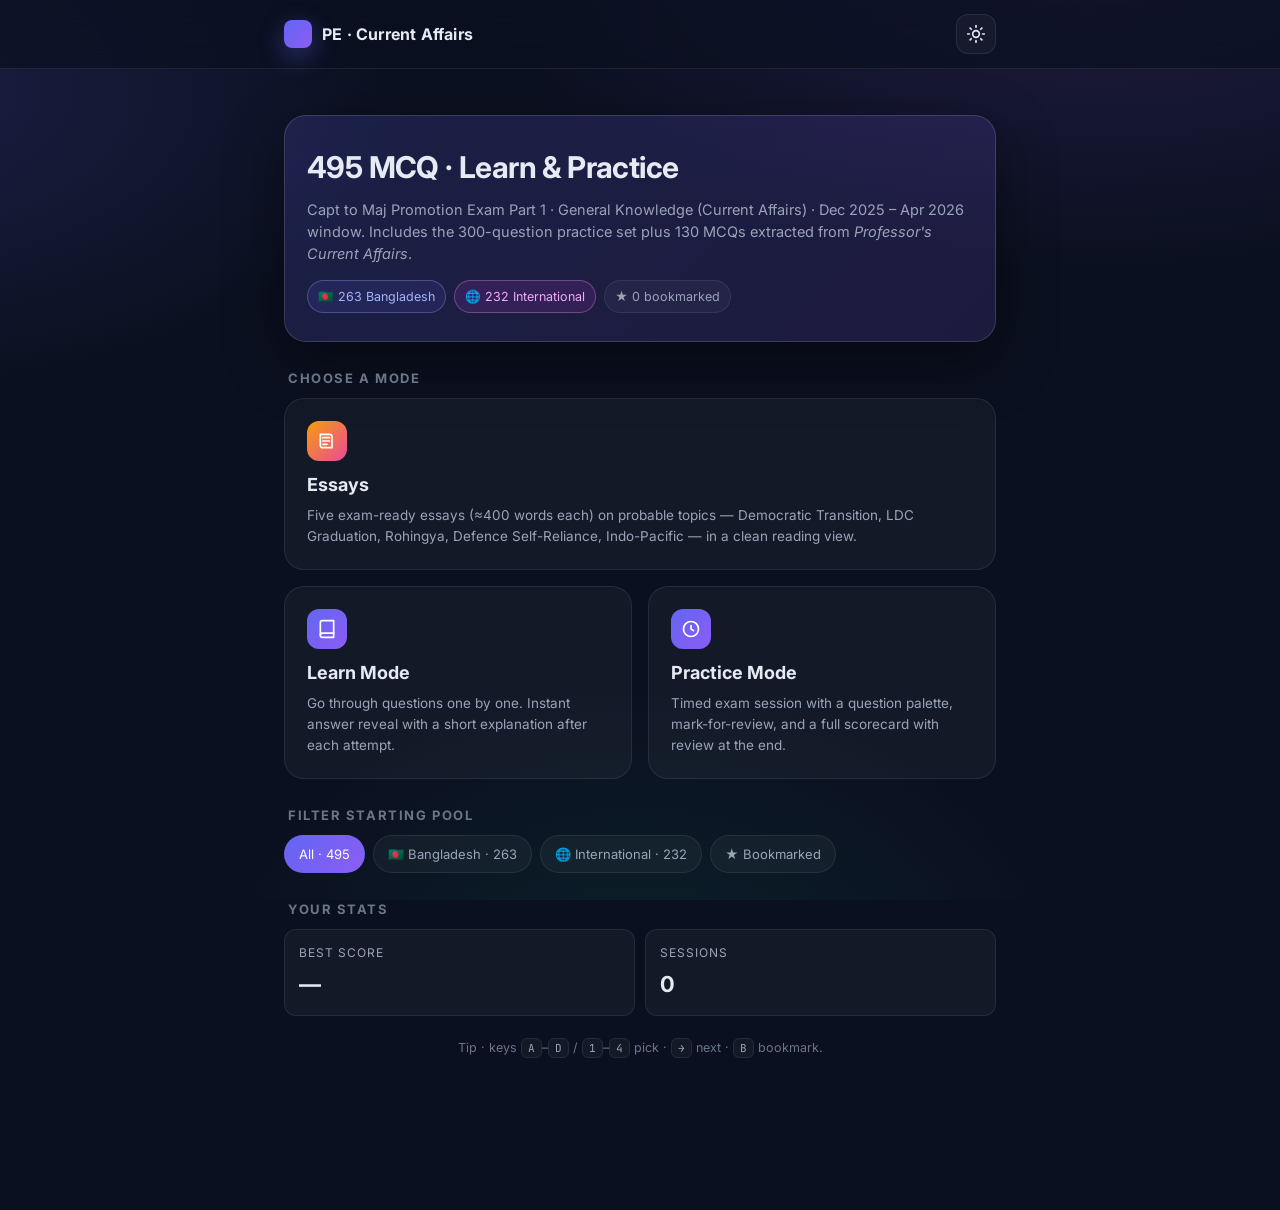
<file: index.html>
<!doctype html>
<html lang="en" data-theme="dark">
<head>
<meta charset="utf-8" />
<meta name="viewport" content="width=device-width, initial-scale=1, viewport-fit=cover" />
<meta name="theme-color" content="#0b1020" />
<title>PE Current Affairs — 300 MCQ</title>
<link rel="preconnect" href="https://fonts.googleapis.com">
<link rel="preconnect" href="https://fonts.gstatic.com" crossorigin>
<link href="https://fonts.googleapis.com/css2?family=Inter:wght@400;500;600;700&family=JetBrains+Mono:wght@500;600&display=swap" rel="stylesheet">
<link rel="stylesheet" href="assets/css/styles.css" />
</head>
<body>
<header class="topbar">
  <div class="topbar-inner">
    <div class="brand">
      <div class="brand-logo"></div>
      <span>PE · Current Affairs</span>
    </div>
    <div class="spacer"></div>
    <button id="theme-toggle" class="icon-btn" aria-label="Toggle theme"></button>
  </div>
</header>

<main class="container">
  <section class="hero">
    <h1 id="hero-title">Current Affairs · Learn & Practice</h1>
    <p>Capt to Maj Promotion Exam Part 1 · General Knowledge (Current Affairs) · Dec 2025 – Apr 2026 window. Includes the 300-question practice set plus 130 MCQs extracted from <i>Professor's Current Affairs</i>.</p>
    <div class="badge-row">
      <span class="badge section-a" id="badge-a">🇧🇩 Bangladesh</span>
      <span class="badge section-b" id="badge-b">🌐 International</span>
      <span class="badge" id="bookmark-badge">★ 0 bookmarked</span>
    </div>
  </section>

  <h2 class="section-title">Choose a mode</h2>
  <div class="mode-grid">
    <a class="mode-card" href="essays.html" style="grid-column:1/-1">
      <div class="mode-ico" style="background:linear-gradient(135deg,#f59e0b,#ec4899)">
        <svg width="20" height="20" viewBox="0 0 24 24" fill="none" stroke="#fff" stroke-width="2" stroke-linecap="round" stroke-linejoin="round"><path d="M4 4h11a3 3 0 0 1 3 3v13H7a3 3 0 0 1-3-3V4z"/><path d="M7 8h8M7 12h8M7 16h5"/></svg>
      </div>
      <h3>Essays</h3>
      <p>Five exam-ready essays (≈400 words each) on probable topics — Democratic Transition, LDC Graduation, Rohingya, Defence Self-Reliance, Indo-Pacific — in a clean reading view.</p>
    </a>
    <a class="mode-card" href="learn.html">
      <div class="mode-ico">
        <svg width="20" height="20" viewBox="0 0 24 24" fill="none" stroke="#fff" stroke-width="2" stroke-linecap="round" stroke-linejoin="round"><path d="M4 19.5A2.5 2.5 0 0 1 6.5 17H20"/><path d="M6.5 2H20v20H6.5A2.5 2.5 0 0 1 4 19.5v-15A2.5 2.5 0 0 1 6.5 2z"/></svg>
      </div>
      <h3>Learn Mode</h3>
      <p>Go through questions one by one. Instant answer reveal with a short explanation after each attempt.</p>
    </a>
    <a class="mode-card" href="practice.html">
      <div class="mode-ico">
        <svg width="20" height="20" viewBox="0 0 24 24" fill="none" stroke="#fff" stroke-width="2" stroke-linecap="round" stroke-linejoin="round"><path d="M12 8v4l3 2"/><circle cx="12" cy="12" r="9"/></svg>
      </div>
      <h3>Practice Mode</h3>
      <p>Timed exam session with a question palette, mark-for-review, and a full scorecard with review at the end.</p>
    </a>
  </div>

  <h2 class="section-title">Filter starting pool</h2>
  <div class="chips" id="pool-chips">
    <button class="chip active" data-pool="all" id="chip-all">All</button>
    <button class="chip" data-pool="A" id="chip-a">🇧🇩 Bangladesh</button>
    <button class="chip" data-pool="B" id="chip-b">🌐 International</button>
    <button class="chip" data-pool="bookmarked">★ Bookmarked</button>
  </div>

  <h2 class="section-title">Your stats</h2>
  <div class="stats">
    <div class="stat"><div class="k">Best score</div><div class="v" id="stat-best">—</div></div>
    <div class="stat"><div class="k">Sessions</div><div class="v" id="stat-sessions">0</div></div>
  </div>

  <p style="margin-top:22px;color:var(--text-mute);font-size:12.5px;text-align:center;">
    Tip · keys <span class="kbd">A</span>–<span class="kbd">D</span> / <span class="kbd">1</span>–<span class="kbd">4</span> pick · <span class="kbd">→</span> next · <span class="kbd">B</span> bookmark.
  </p>
</main>

<script type="module">
import { initTheme, getBookmarks, LS } from './assets/js/app.js';
initTheme();

document.getElementById('bookmark-badge').textContent = `★ ${getBookmarks().size} bookmarked`;

import('./assets/js/app.js').then(({ loadQuestions }) => loadQuestions().then(qs => {
  const a = qs.filter(q => q.section === 'A').length;
  const b = qs.filter(q => q.section === 'B').length;
  document.getElementById('badge-a').textContent = `🇧🇩 ${a} Bangladesh`;
  document.getElementById('badge-b').textContent = `🌐 ${b} International`;
  document.getElementById('chip-all').textContent = `All · ${qs.length}`;
  document.getElementById('chip-a').textContent = `🇧🇩 Bangladesh · ${a}`;
  document.getElementById('chip-b').textContent = `🌐 International · ${b}`;
  document.getElementById('hero-title').textContent = `${qs.length} MCQ · Learn & Practice`;
})).catch(() => {});

const chips = document.querySelectorAll('#pool-chips .chip');
const initialPool = localStorage.getItem('ca.pool') || 'all';
chips.forEach(c => {
  if (c.dataset.pool === initialPool) c.classList.add('active'); else c.classList.remove('active');
  c.addEventListener('click', () => {
    chips.forEach(x => x.classList.remove('active'));
    c.classList.add('active');
    localStorage.setItem('ca.pool', c.dataset.pool);
  });
});

try {
  const history = JSON.parse(localStorage.getItem(LS.practiceHistory) || '[]');
  document.getElementById('stat-sessions').textContent = history.length;
  if (history.length) {
    const best = Math.max(...history.map(h => h.percent));
    document.getElementById('stat-best').textContent = best.toFixed(0) + '%';
  }
} catch {}
</script>
</body>
</html>
</file>
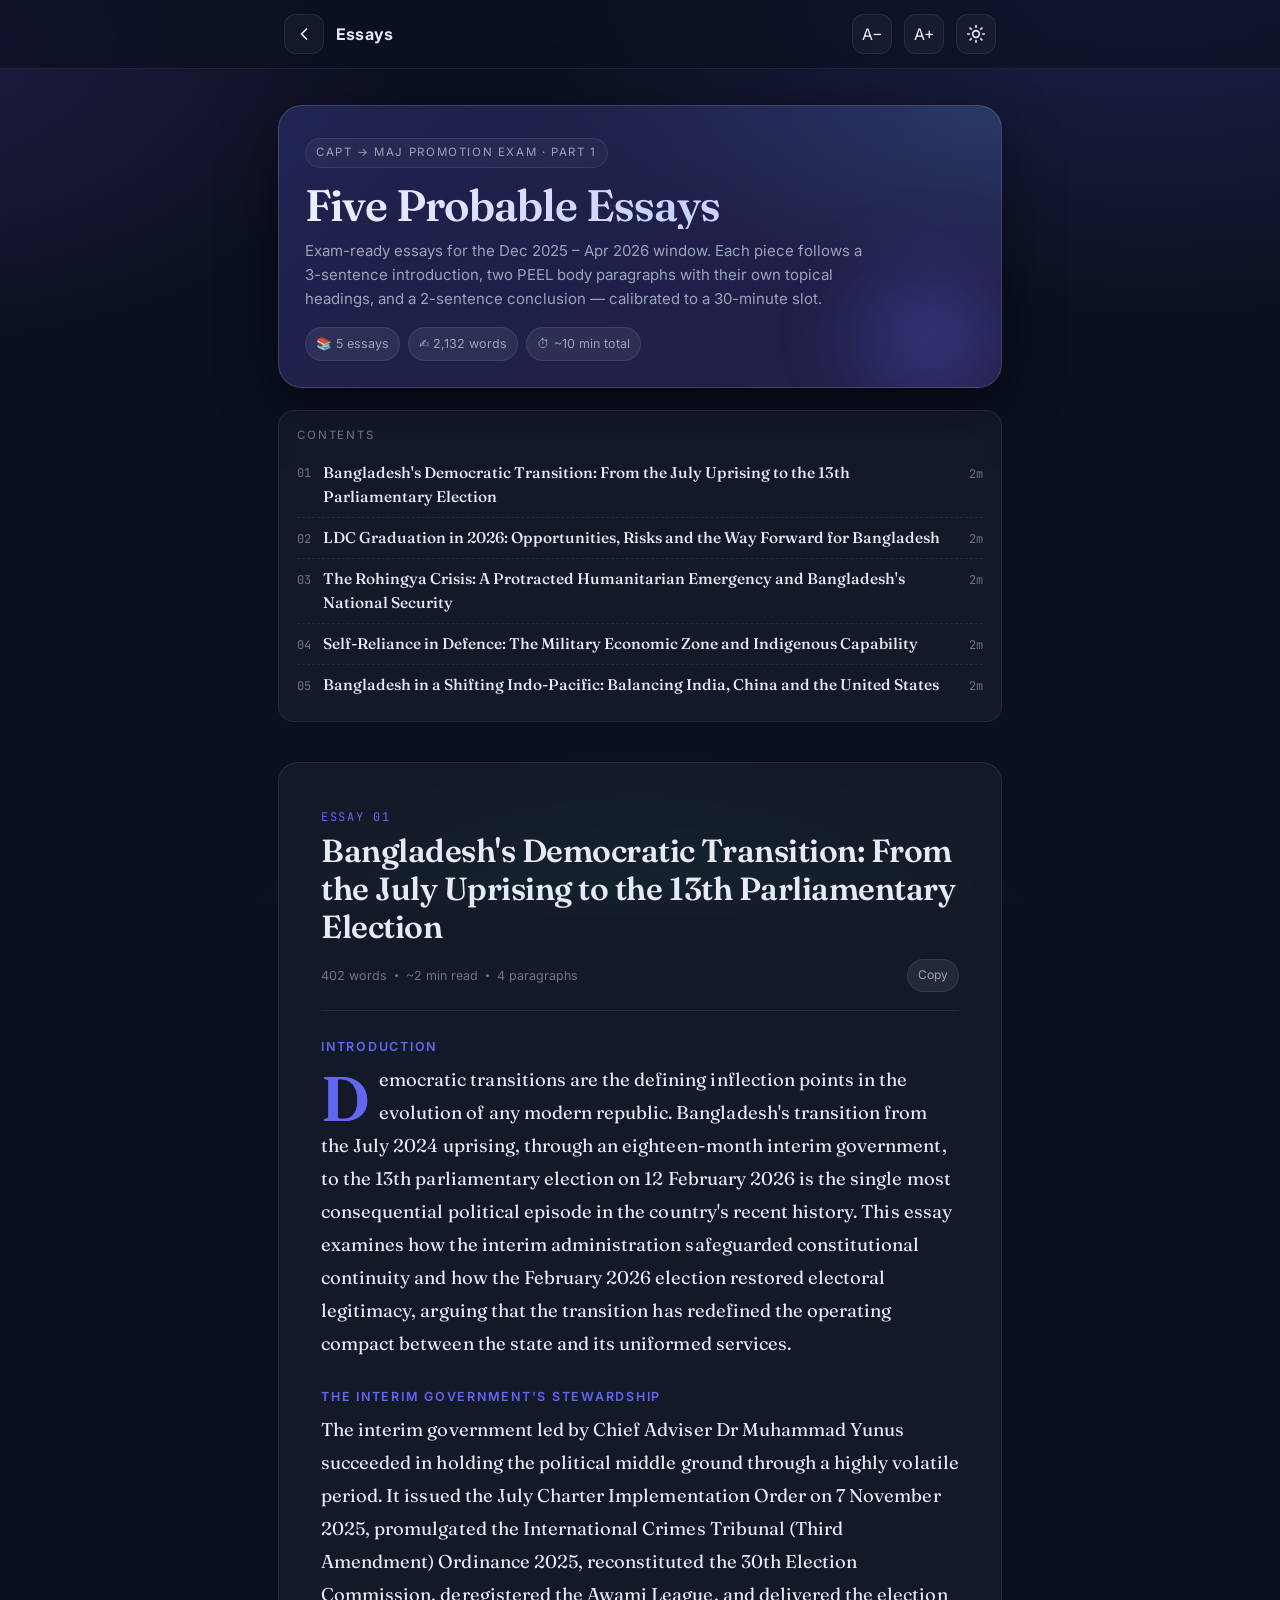
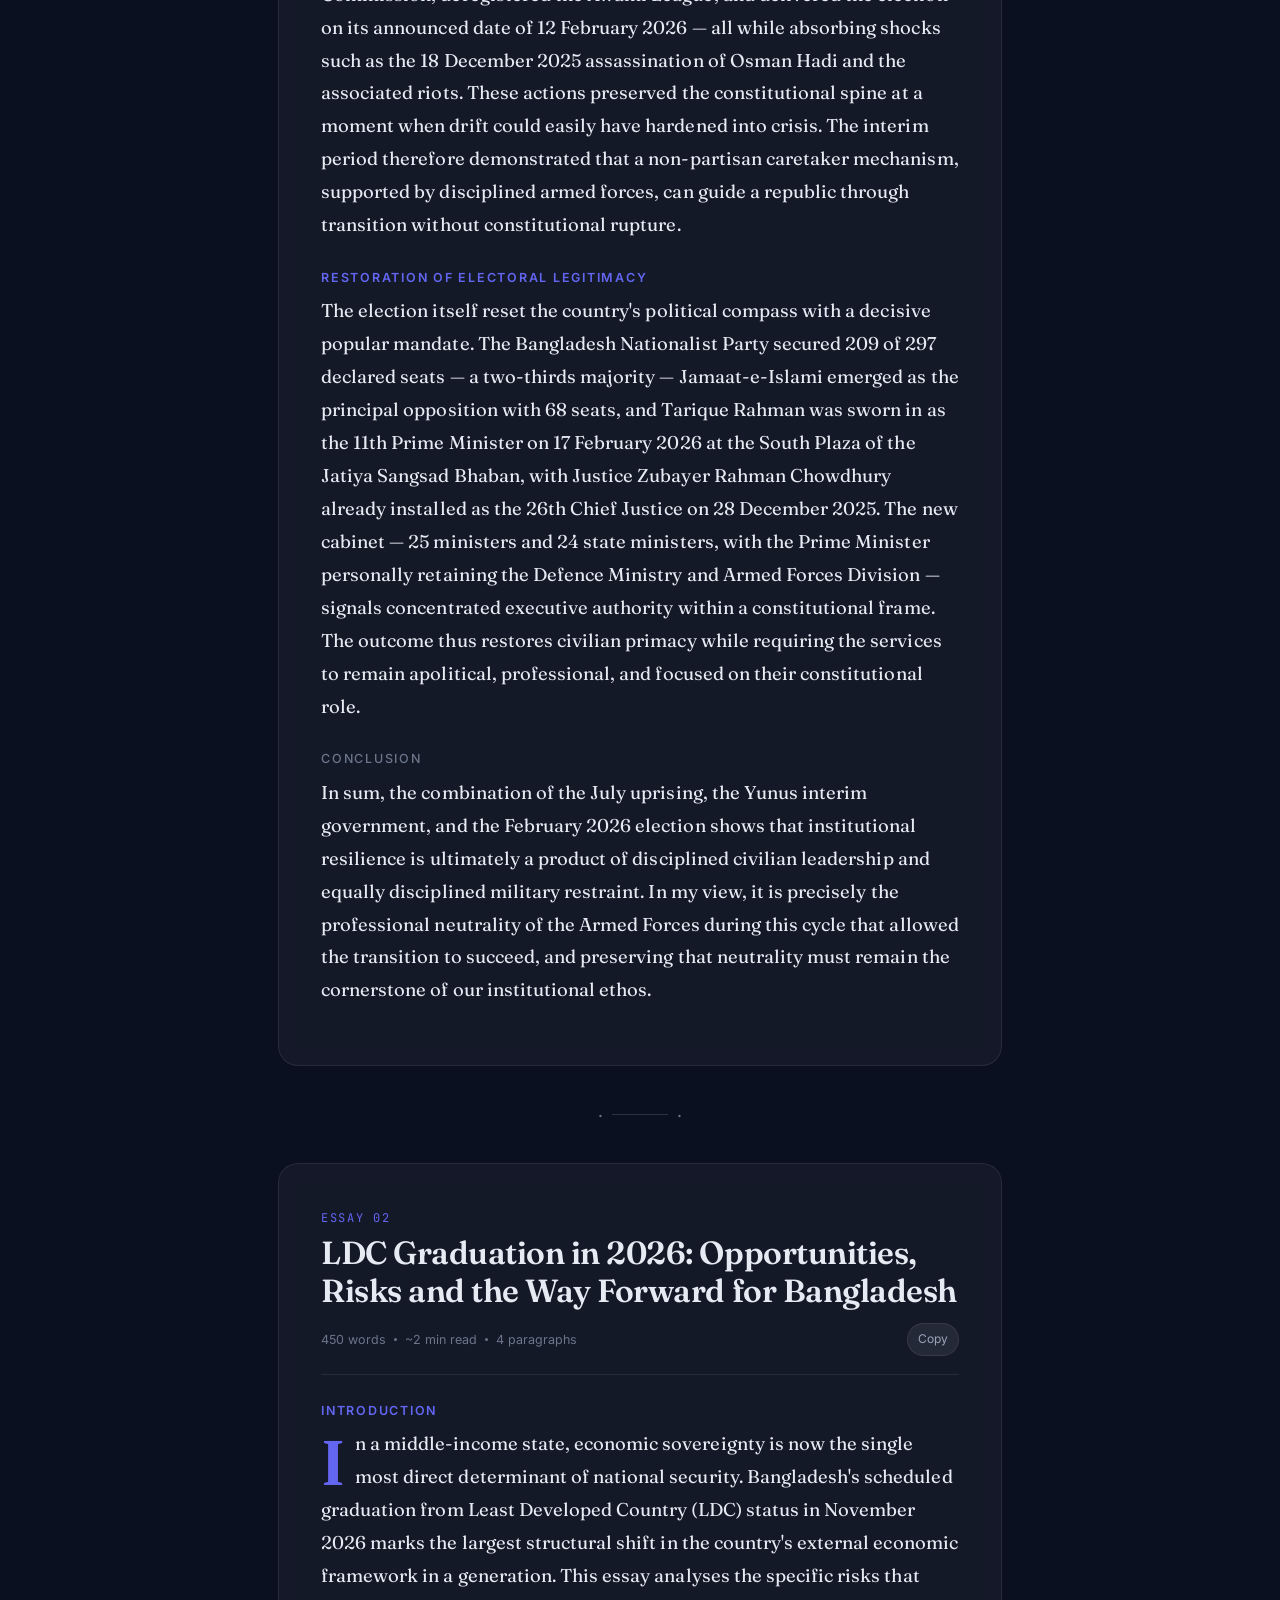
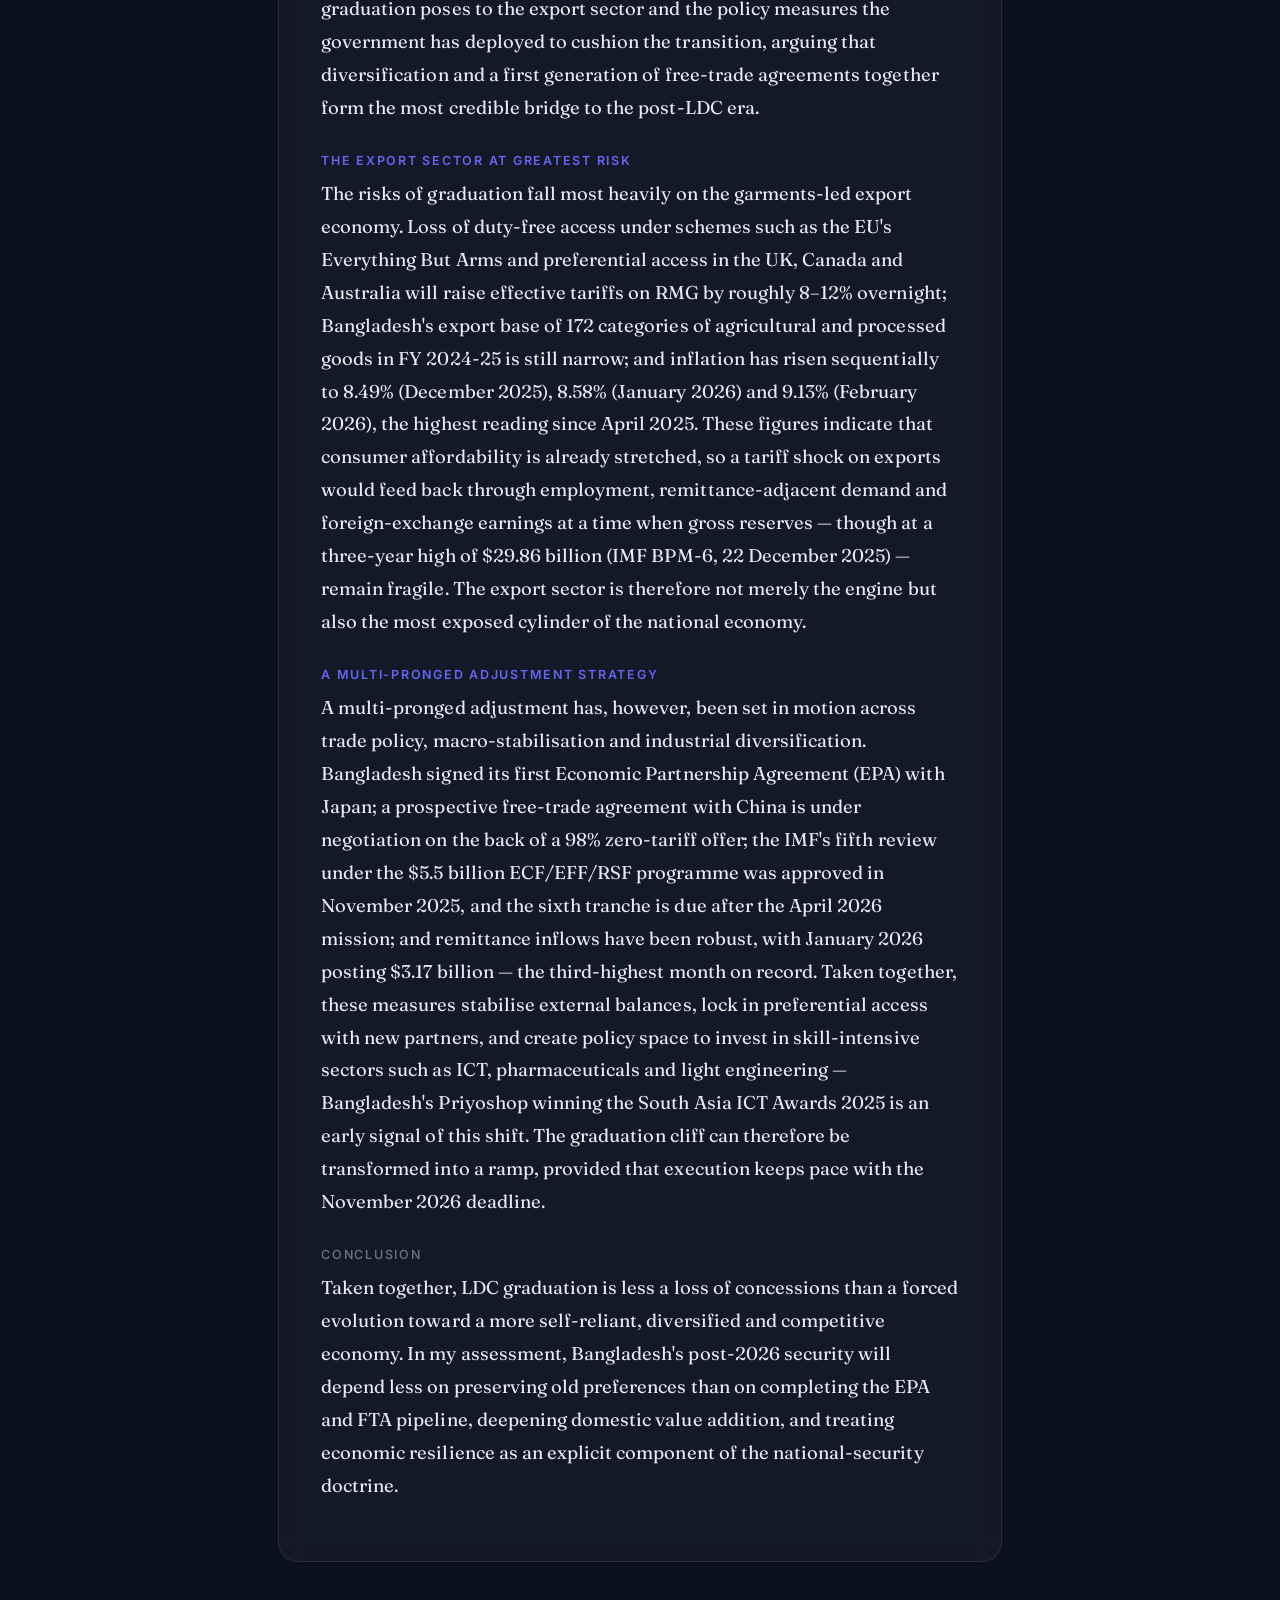
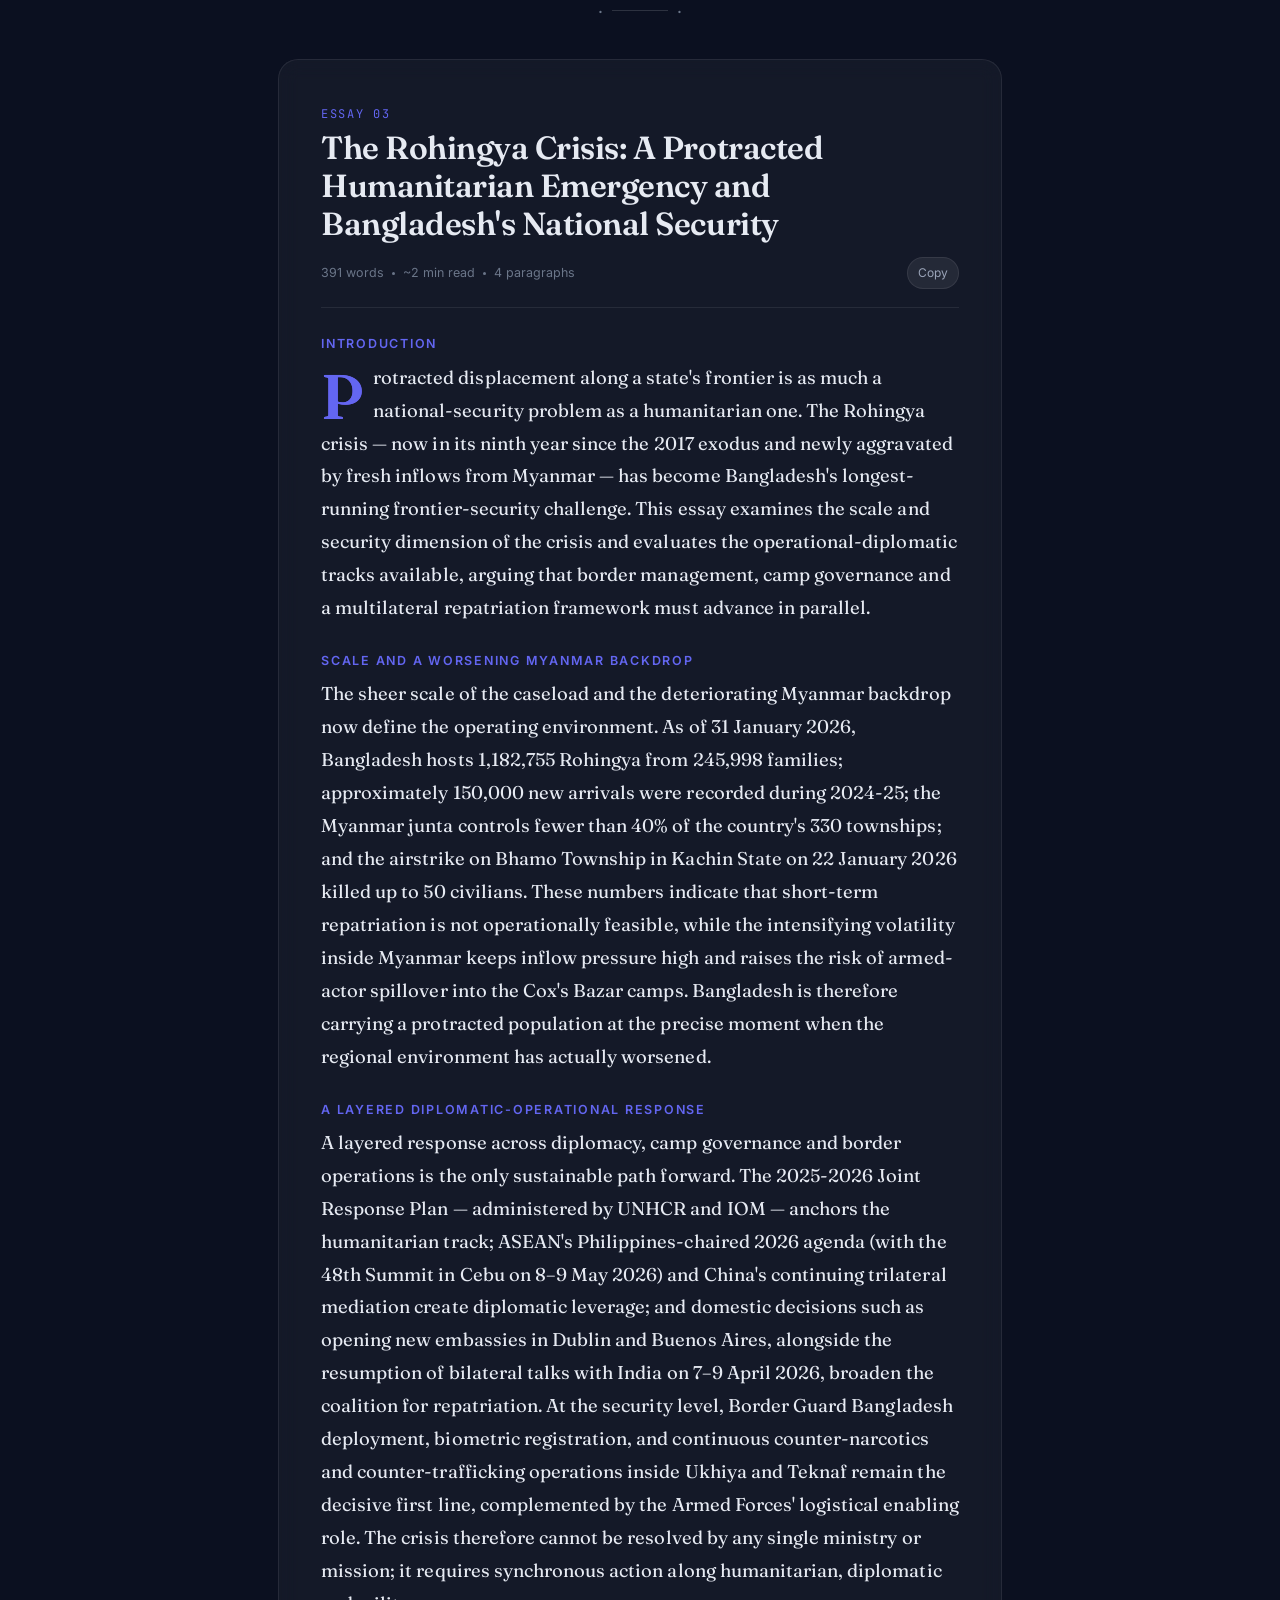
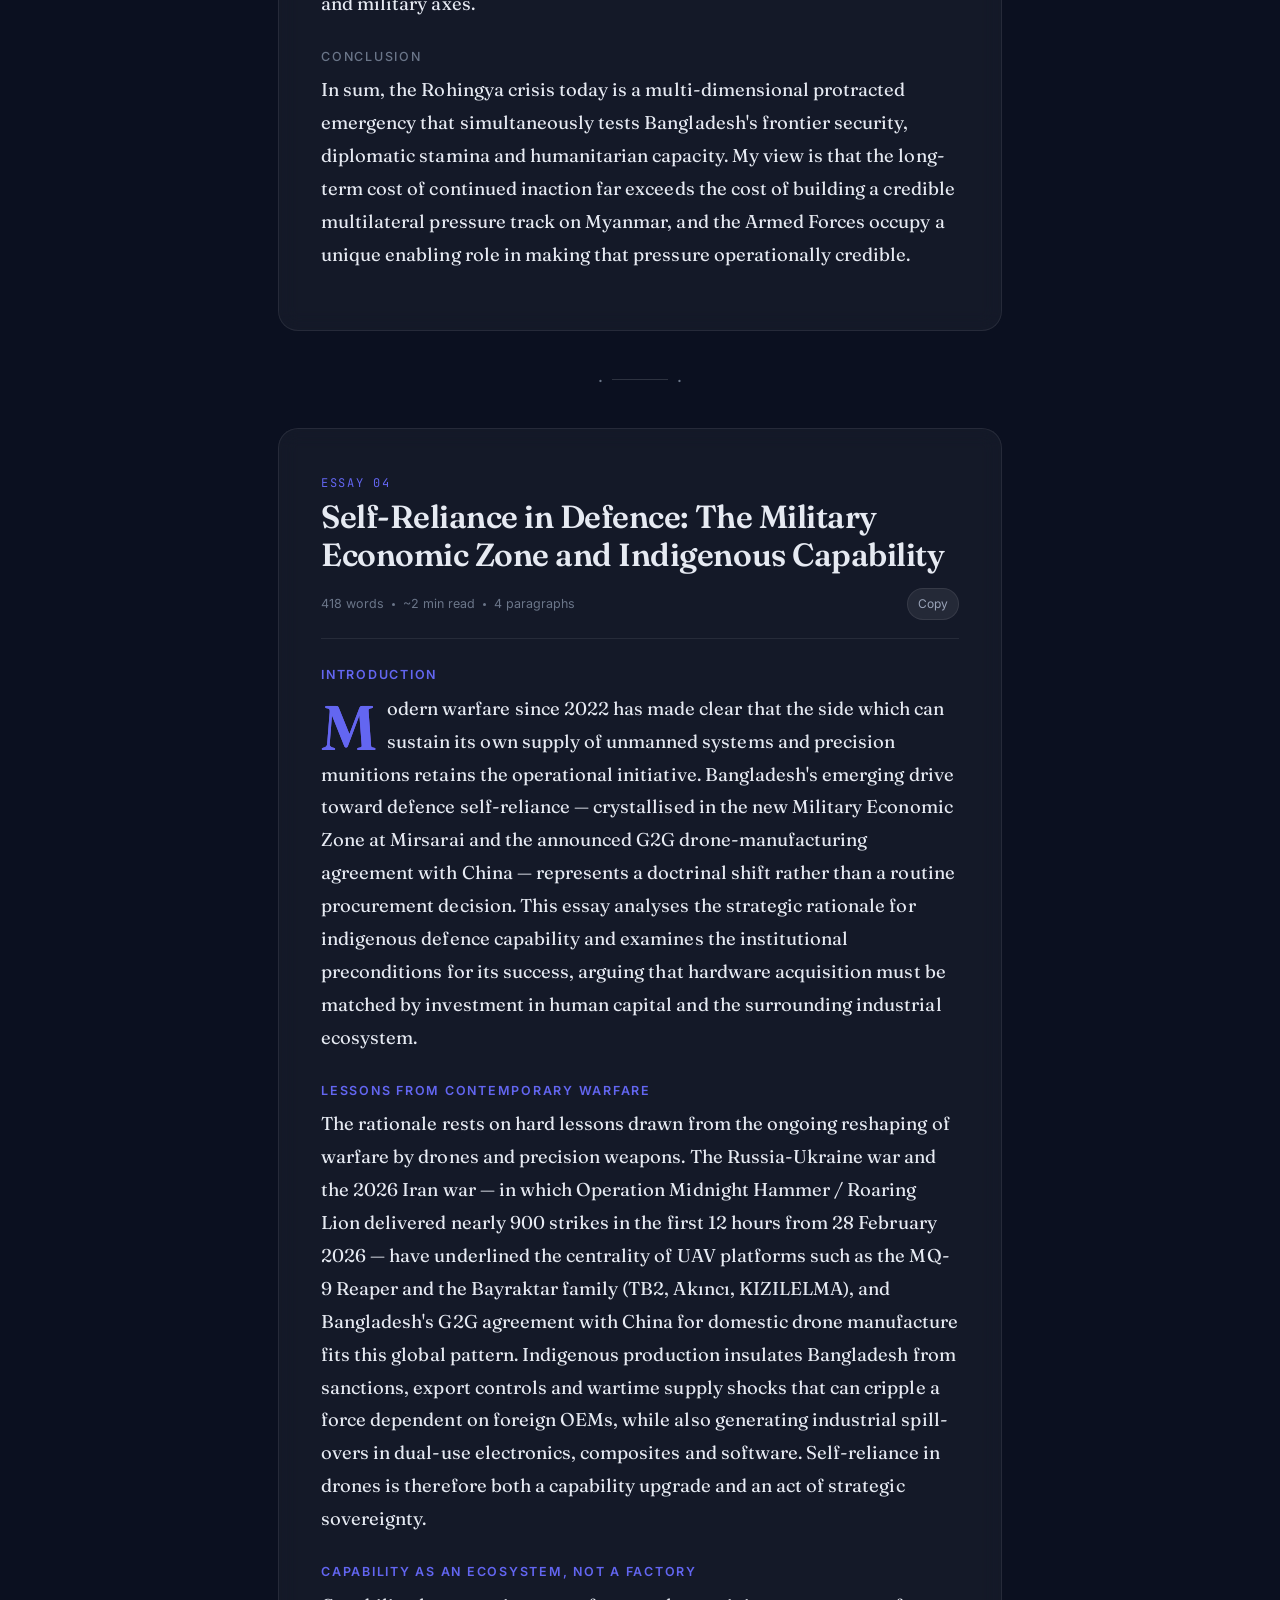
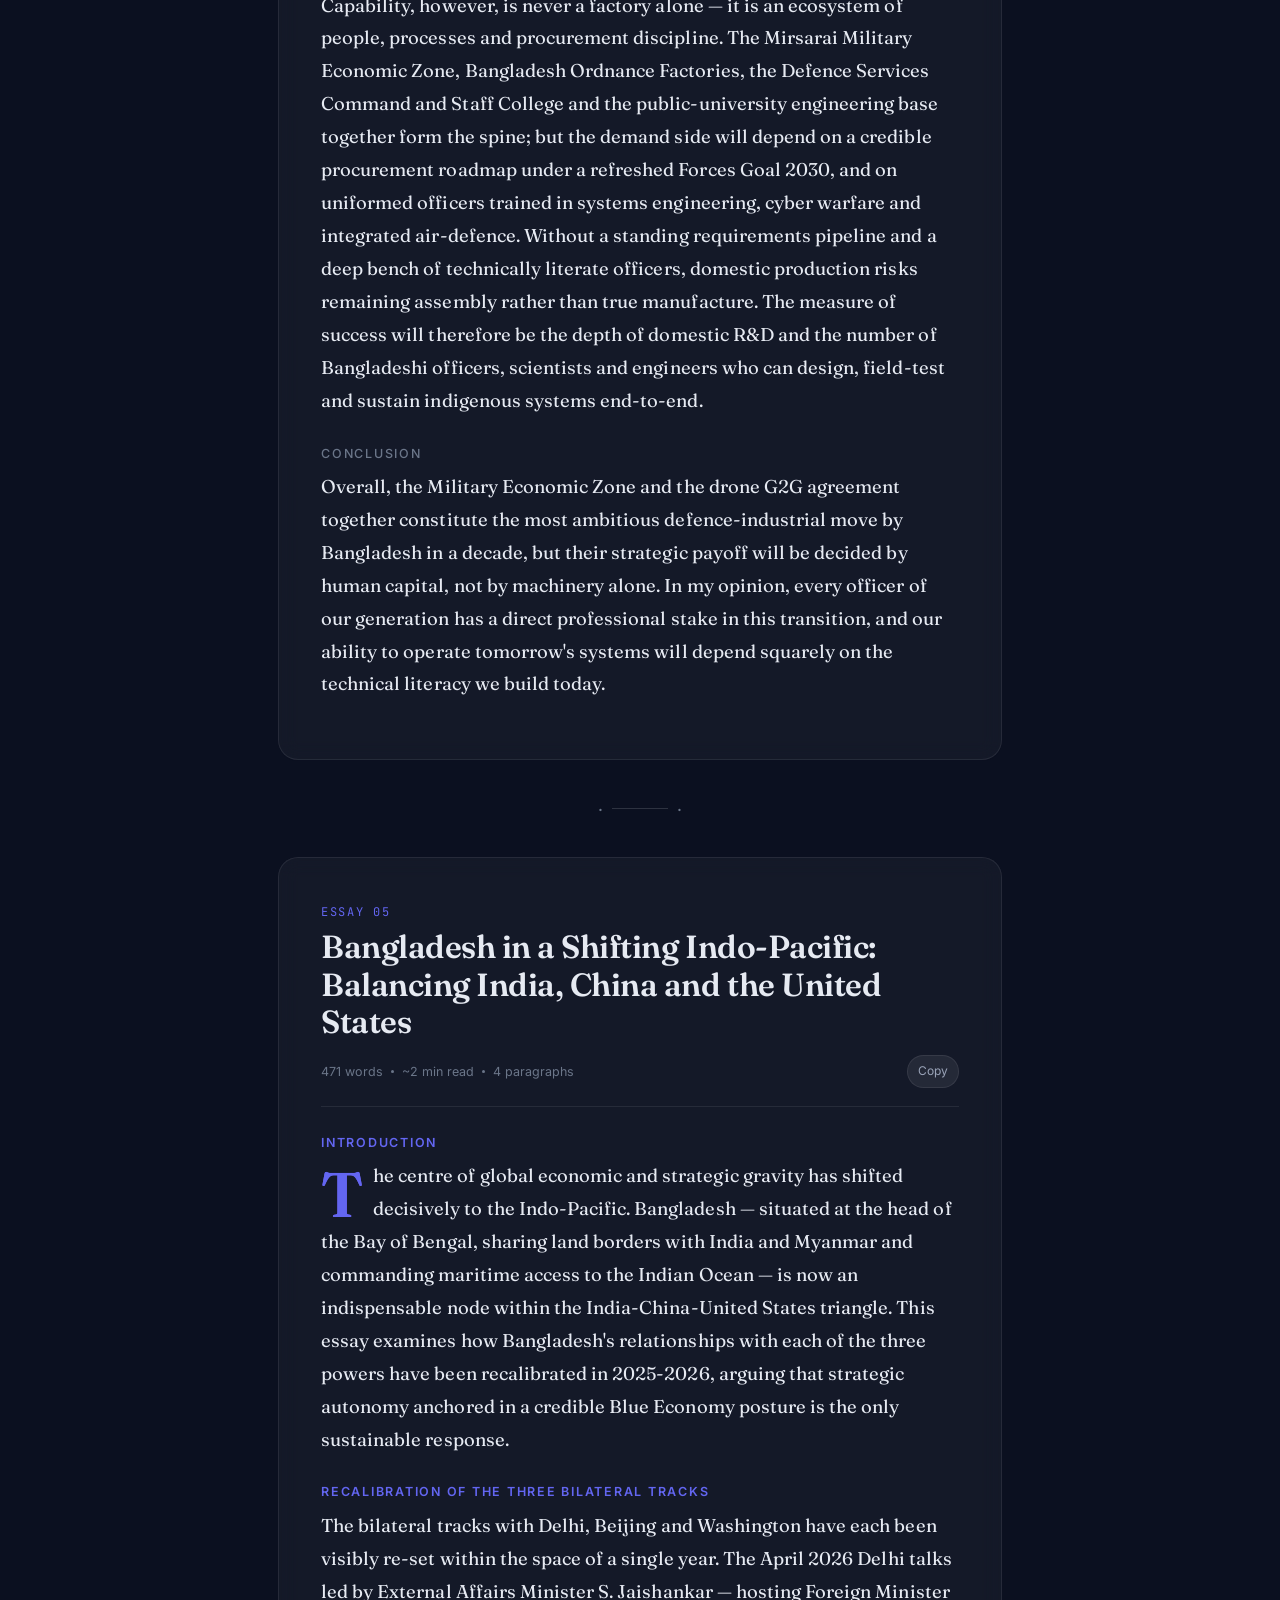
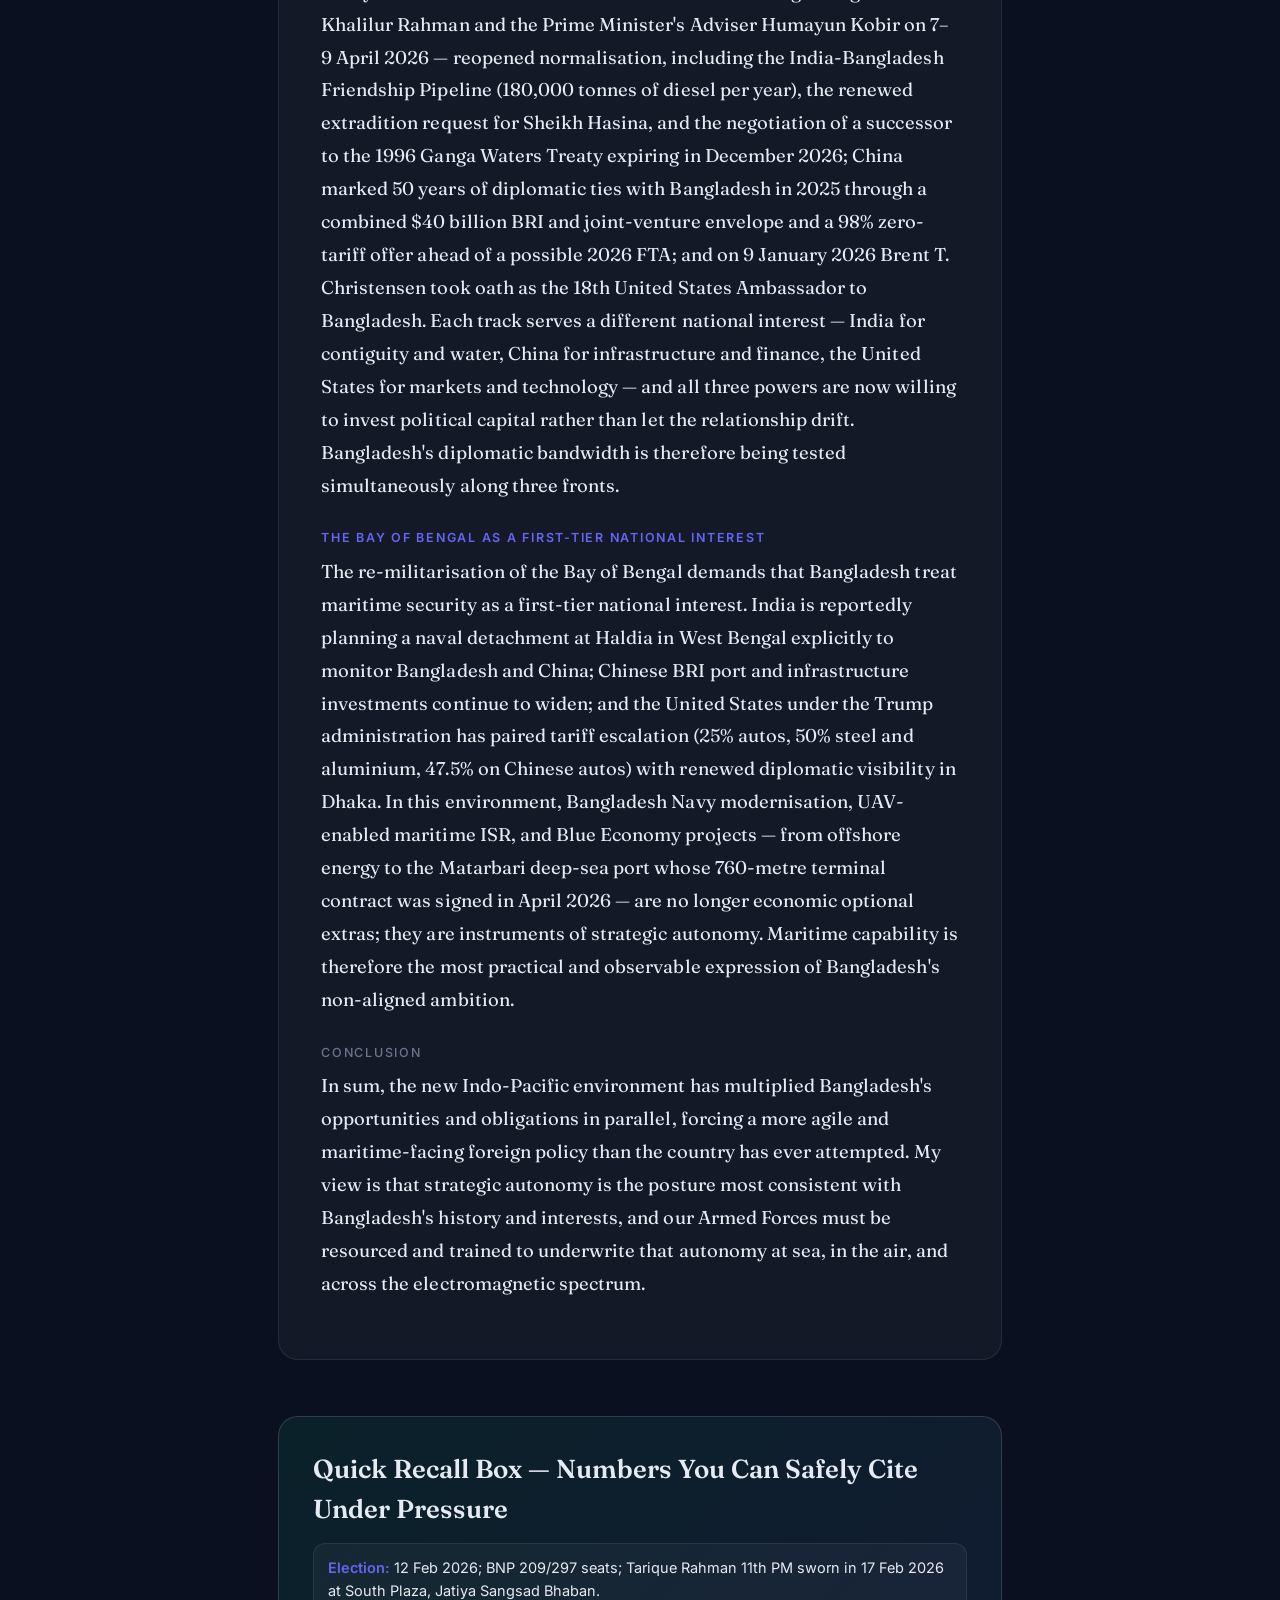
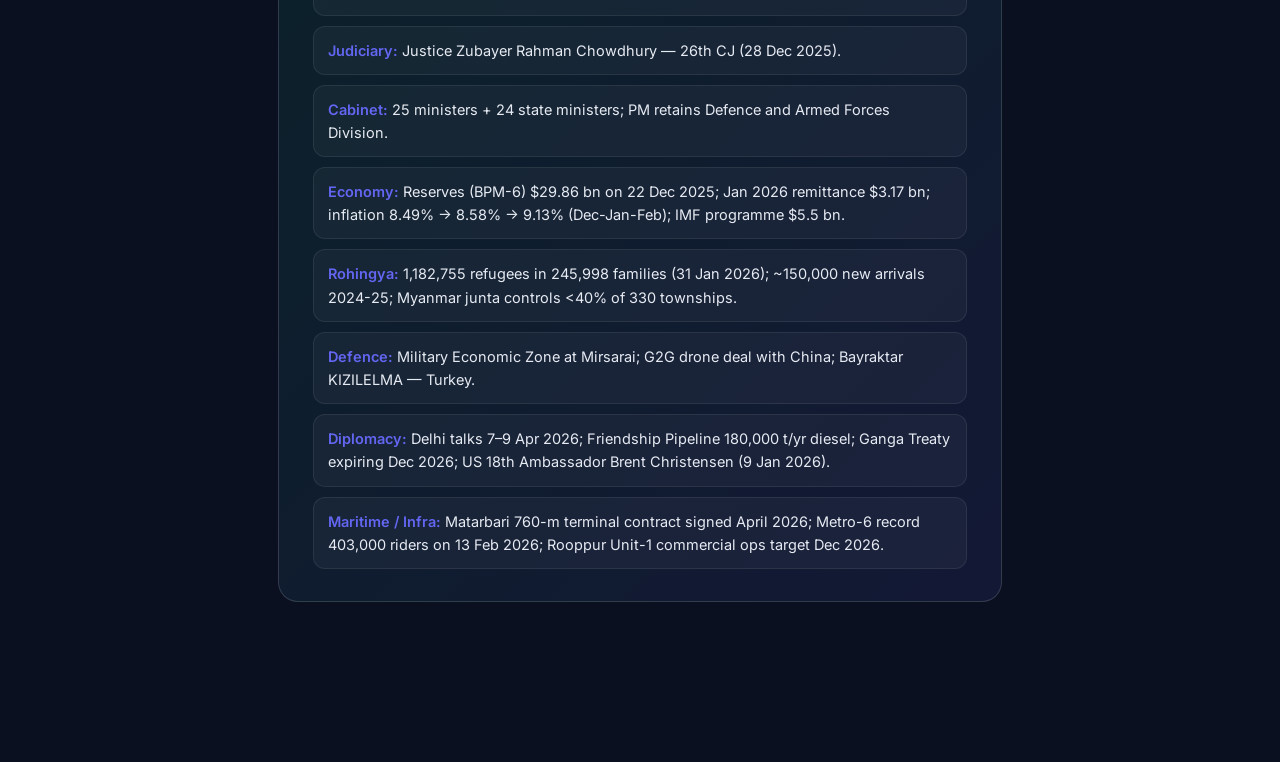
<file: essays.html>
<!doctype html>
<html lang="en" data-theme="dark">
<head>
<meta charset="utf-8" />
<meta name="viewport" content="width=device-width, initial-scale=1, viewport-fit=cover" />
<title>Essays · PE Current Affairs</title>
<link rel="preconnect" href="https://fonts.googleapis.com">
<link rel="preconnect" href="https://fonts.gstatic.com" crossorigin>
<link href="https://fonts.googleapis.com/css2?family=Fraunces:ital,opsz,wght@0,9..144,400;0,9..144,500;0,9..144,600;0,9..144,700;1,9..144,400&family=Inter:wght@400;500;600;700&family=JetBrains+Mono:wght@500;600&display=swap" rel="stylesheet">
<link rel="stylesheet" href="assets/css/styles.css" />
<link rel="stylesheet" href="assets/css/essays.css" />
</head>
<body class="essays-body">
<header class="topbar">
  <div class="topbar-inner">
    <a href="index.html" class="icon-btn" aria-label="Back">
      <svg width="20" height="20" viewBox="0 0 24 24" fill="none" stroke="currentColor" stroke-width="2" stroke-linecap="round" stroke-linejoin="round"><path d="M15 18l-6-6 6-6"/></svg>
    </a>
    <div class="brand"><span>Essays</span></div>
    <div class="spacer"></div>
    <button id="font-smaller" class="icon-btn" aria-label="Smaller text" title="Smaller text">A−</button>
    <button id="font-larger" class="icon-btn" aria-label="Larger text" title="Larger text">A+</button>
    <button id="theme-toggle" class="icon-btn" aria-label="Toggle theme"></button>
  </div>
</header>

<main class="essays-container">
  <section class="essays-hero">
    <div class="eyebrow">Capt → Maj Promotion Exam · Part 1</div>
    <h1>Five Probable Essays</h1>
    <p class="lede">Exam-ready essays for the Dec 2025 – Apr 2026 window. Each piece follows a 3-sentence introduction, two PEEL body paragraphs with their own topical headings, and a 2-sentence conclusion — calibrated to a 30-minute slot.</p>
    <div id="hero-meta" class="hero-meta"></div>
  </section>

  <nav id="toc" class="toc" aria-label="Table of contents">
    <div class="toc-title">Contents</div>
    <ol id="toc-list"></ol>
  </nav>

  <div id="essays-wrap" class="loader">Loading essays…</div>

  <aside id="recall" class="recall"></aside>

  <a href="#top" id="to-top" class="to-top" aria-label="Back to top">↑</a>
</main>

<script type="module" src="assets/js/essays.js"></script>
</body>
</html>
</file>
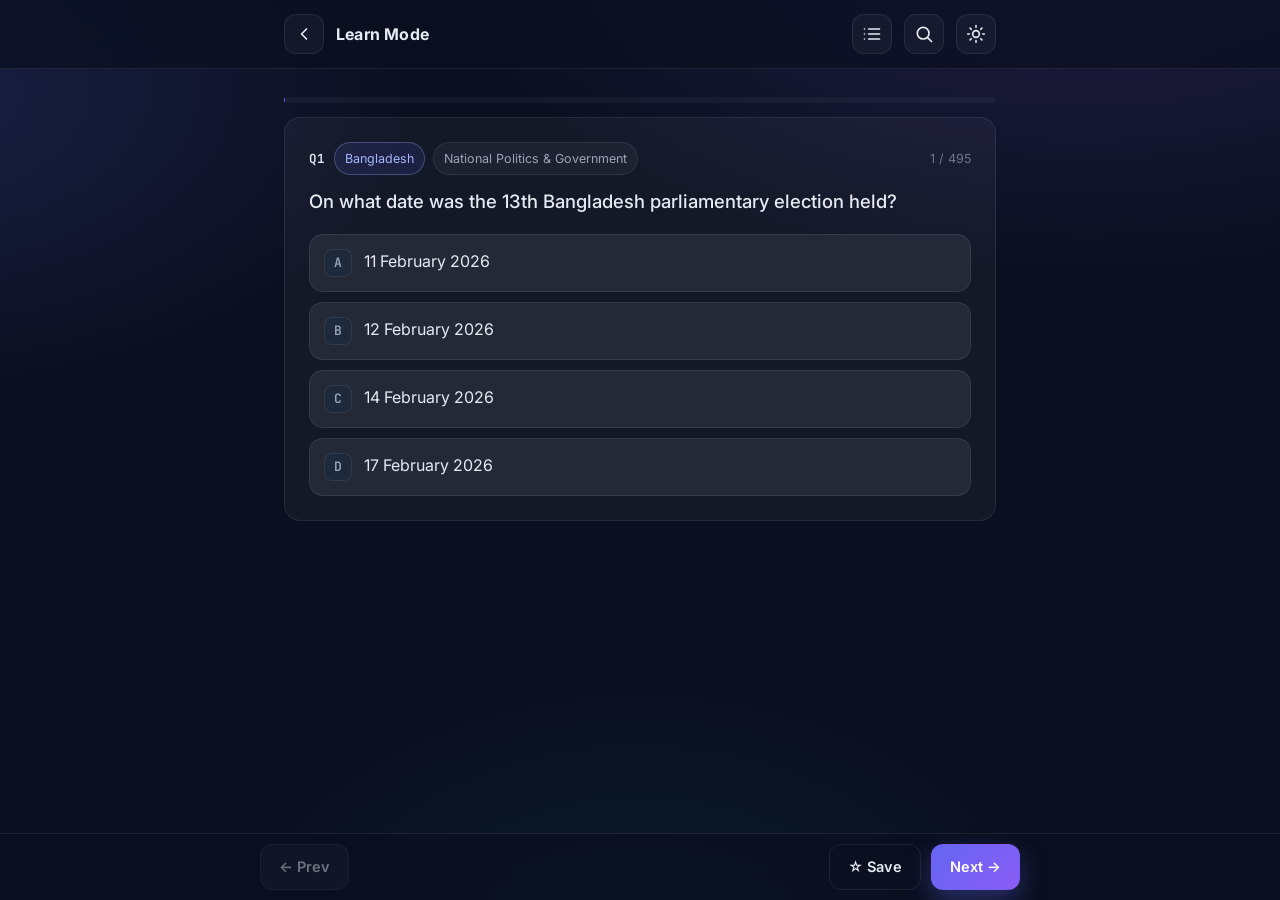
<file: learn.html>
<!doctype html>
<html lang="en" data-theme="dark">
<head>
<meta charset="utf-8" />
<meta name="viewport" content="width=device-width, initial-scale=1, viewport-fit=cover" />
<title>Learn · PE Current Affairs</title>
<link rel="preconnect" href="https://fonts.googleapis.com">
<link rel="preconnect" href="https://fonts.gstatic.com" crossorigin>
<link href="https://fonts.googleapis.com/css2?family=Inter:wght@400;500;600;700&family=JetBrains+Mono:wght@500;600&display=swap" rel="stylesheet">
<link rel="stylesheet" href="assets/css/styles.css" />
</head>
<body>
<header class="topbar">
  <div class="topbar-inner">
    <a href="index.html" class="icon-btn" aria-label="Back">
      <svg width="20" height="20" viewBox="0 0 24 24" fill="none" stroke="currentColor" stroke-width="2" stroke-linecap="round" stroke-linejoin="round"><path d="M15 18l-6-6 6-6"/></svg>
    </a>
    <div class="brand"><span>Learn Mode</span></div>
    <div class="spacer"></div>
    <button id="view-toggle" class="icon-btn" aria-label="Toggle list view" title="Toggle list view">
      <svg width="20" height="20" viewBox="0 0 24 24" fill="none" stroke="currentColor" stroke-width="2" stroke-linecap="round" stroke-linejoin="round"><line x1="8" y1="6" x2="21" y2="6"/><line x1="8" y1="12" x2="21" y2="12"/><line x1="8" y1="18" x2="21" y2="18"/><line x1="3" y1="6" x2="3.01" y2="6"/><line x1="3" y1="12" x2="3.01" y2="12"/><line x1="3" y1="18" x2="3.01" y2="18"/></svg>
    </button>
    <button id="jump-btn" class="icon-btn" aria-label="Jump to question" title="Jump to…">
      <svg width="20" height="20" viewBox="0 0 24 24" fill="none" stroke="currentColor" stroke-width="2" stroke-linecap="round" stroke-linejoin="round"><circle cx="11" cy="11" r="7"/><path d="M21 21l-4.3-4.3"/></svg>
    </button>
    <button id="theme-toggle" class="icon-btn" aria-label="Toggle theme"></button>
  </div>
</header>

<main class="container">
  <div class="progress" style="margin-bottom:14px"><div id="progress-bar" style="width:0%"></div></div>
  <div id="content" class="loader">Loading questions…</div>
</main>

<div id="bottombar" class="bottombar">
  <div class="bottombar-inner">
    <button id="prev-btn" class="btn">← Prev</button>
    <div class="spacer" style="flex:1"></div>
    <button id="bookmark-btn" class="btn ghost" aria-label="Bookmark">★</button>
    <button id="next-btn" class="btn primary">Next →</button>
  </div>
</div>

<div id="search-overlay" class="modal-overlay hide">
  <div class="modal" role="dialog" aria-label="Search questions" style="max-width:600px">
    <div class="row" style="gap:8px;margin-bottom:12px">
      <input id="search-input" class="input" type="search" placeholder="Search by keyword or question number…" style="flex:1" autocomplete="off" />
      <button id="search-close" class="btn ghost">Close</button>
    </div>
    <div id="search-hint" style="font-size:12.5px;color:var(--text-mute);margin-bottom:10px">Type a keyword (e.g. "election", "Rohingya") or a number (1–495).</div>
    <div id="search-results" style="display:grid;gap:8px;max-height:60vh;overflow-y:auto"></div>
  </div>
</div>

<script type="module" src="assets/js/learn.js"></script>
</body>
</html>
</file>
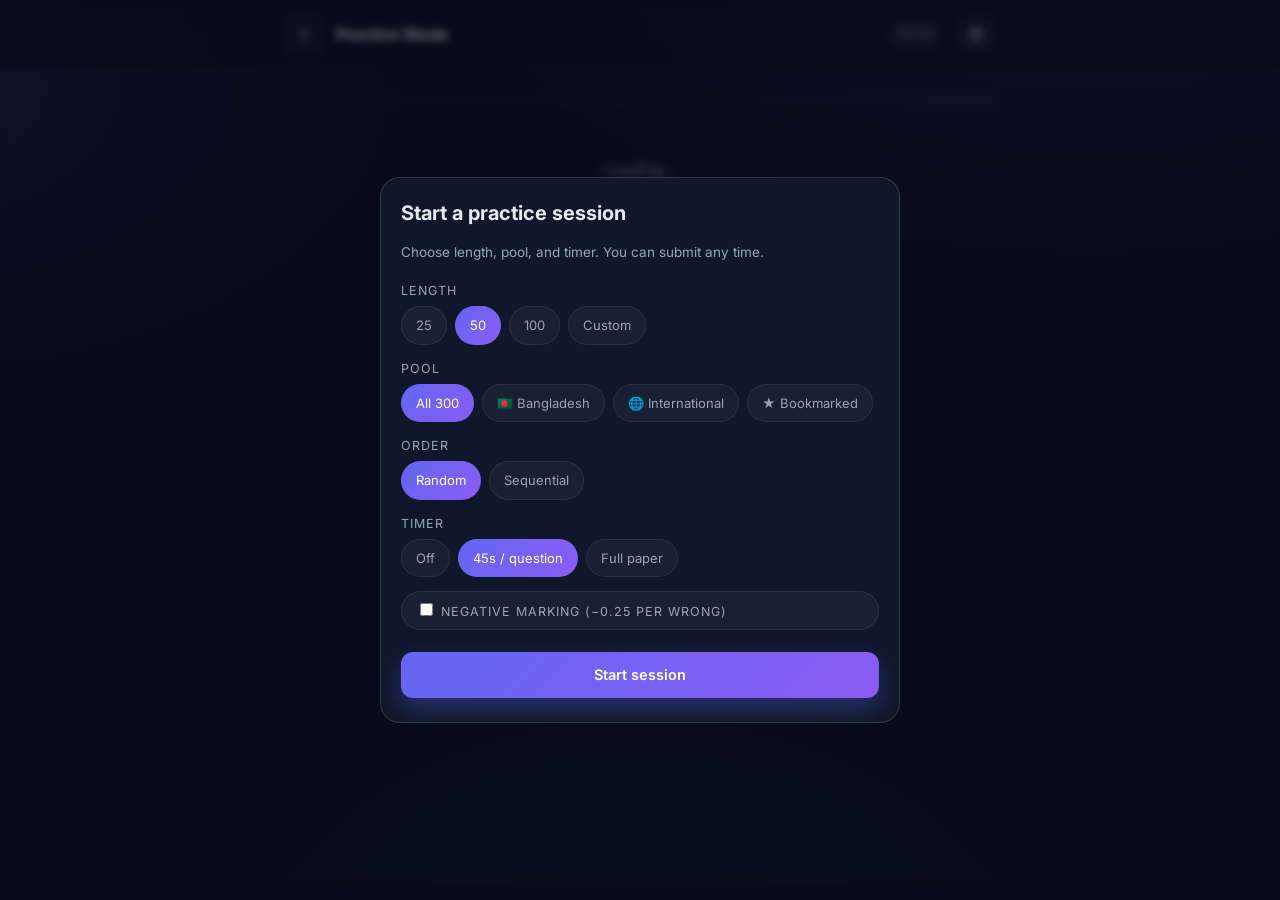
<file: practice.html>
<!doctype html>
<html lang="en" data-theme="dark">
<head>
<meta charset="utf-8" />
<meta name="viewport" content="width=device-width, initial-scale=1, viewport-fit=cover" />
<title>Practice · PE Current Affairs</title>
<link rel="preconnect" href="https://fonts.googleapis.com">
<link rel="preconnect" href="https://fonts.gstatic.com" crossorigin>
<link href="https://fonts.googleapis.com/css2?family=Inter:wght@400;500;600;700&family=JetBrains+Mono:wght@500;600&display=swap" rel="stylesheet">
<link rel="stylesheet" href="assets/css/styles.css" />
</head>
<body>
<header class="topbar">
  <div class="topbar-inner">
    <a href="index.html" class="icon-btn" aria-label="Back">
      <svg width="20" height="20" viewBox="0 0 24 24" fill="none" stroke="currentColor" stroke-width="2" stroke-linecap="round" stroke-linejoin="round"><path d="M15 18l-6-6 6-6"/></svg>
    </a>
    <div class="brand"><span>Practice Mode</span></div>
    <div class="spacer"></div>
    <span id="timer" class="badge" style="font-variant-numeric: tabular-nums">00:00</span>
    <button id="theme-toggle" class="icon-btn" aria-label="Toggle theme"></button>
  </div>
</header>

<main class="container">
  <div class="progress" style="margin-bottom:14px"><div id="progress-bar" style="width:0%"></div></div>
  <div id="content" class="loader">Loading…</div>
  <div id="palette-wrap" class="palette-wrap hide">
    <div class="palette-head">
      <strong style="color:var(--text)">Question palette</strong>
      <div class="legend">
        <span><span class="dot" style="background:var(--text-mute)"></span>Unseen</span>
        <span><span class="dot" style="background:var(--blue)"></span>Answered</span>
        <span><span class="dot" style="background:var(--warn)"></span>Marked</span>
      </div>
    </div>
    <div id="palette" class="palette"></div>
  </div>
</main>

<div class="bottombar">
  <div class="bottombar-inner" id="bottom-actions" style="display:none">
    <button id="prev-btn" class="btn">← Prev</button>
    <button id="mark-btn" class="btn ghost">⚑ Mark</button>
    <div class="spacer" style="flex:1"></div>
    <button id="submit-btn" class="btn">Submit</button>
    <button id="next-btn" class="btn primary">Next →</button>
  </div>
</div>

<!-- Setup modal -->
<div id="setup-modal" class="modal-overlay">
  <div class="modal" role="dialog" aria-labelledby="setup-title">
    <h2 id="setup-title">Start a practice session</h2>
    <p class="sub">Choose length, pool, and timer. You can submit any time.</p>

    <div class="field">
      <label>Length</label>
      <div class="chips" id="len-chips">
        <button class="chip" data-len="25">25</button>
        <button class="chip active" data-len="50">50</button>
        <button class="chip" data-len="100">100</button>
        <button class="chip" data-len="custom">Custom</button>
        <input id="len-custom" class="input hide" type="number" min="5" max="300" placeholder="e.g. 75" style="width:120px" />
      </div>
    </div>

    <div class="field">
      <label>Pool</label>
      <div class="chips" id="pool-chips">
        <button class="chip active" data-pool="all">All 300</button>
        <button class="chip" data-pool="A">🇧🇩 Bangladesh</button>
        <button class="chip" data-pool="B">🌐 International</button>
        <button class="chip" data-pool="bookmarked">★ Bookmarked</button>
      </div>
    </div>

    <div class="field">
      <label>Order</label>
      <div class="chips" id="order-chips">
        <button class="chip active" data-order="random">Random</button>
        <button class="chip" data-order="sequential">Sequential</button>
      </div>
    </div>

    <div class="field">
      <label>Timer</label>
      <div class="chips" id="timer-chips">
        <button class="chip" data-timer="off">Off</button>
        <button class="chip active" data-timer="per">45s / question</button>
        <button class="chip" data-timer="full">Full paper</button>
      </div>
    </div>

    <div class="field">
      <label class="switch">
        <input id="neg-toggle" type="checkbox" />
        Negative marking (−0.25 per wrong)
      </label>
    </div>

    <button id="start-btn" class="btn primary full" style="margin-top:8px">Start session</button>
  </div>
</div>

<script type="module" src="assets/js/practice.js"></script>
</body>
</html>
</file>
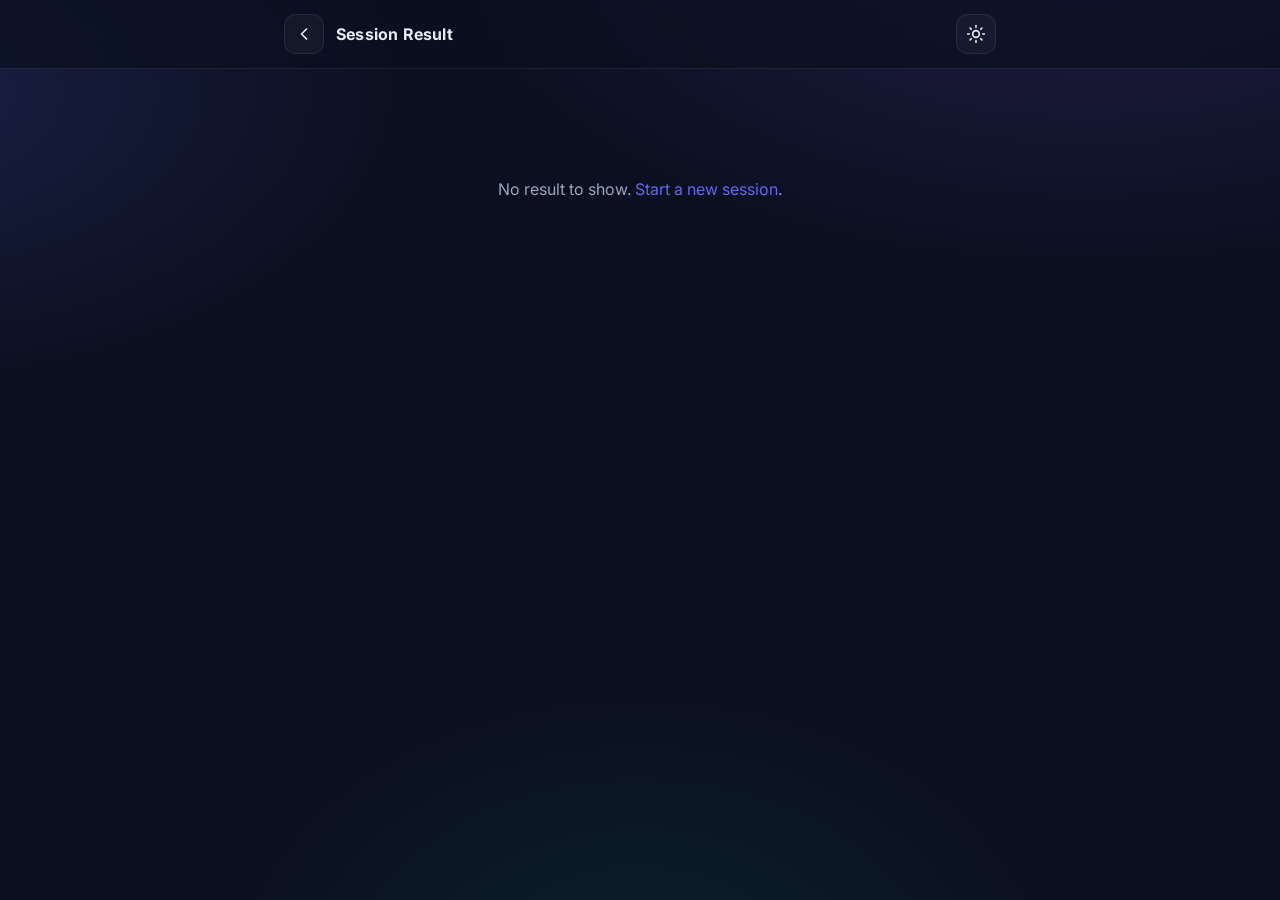
<file: result.html>
<!doctype html>
<html lang="en" data-theme="dark">
<head>
<meta charset="utf-8" />
<meta name="viewport" content="width=device-width, initial-scale=1, viewport-fit=cover" />
<title>Result · PE Current Affairs</title>
<link rel="preconnect" href="https://fonts.googleapis.com">
<link rel="preconnect" href="https://fonts.gstatic.com" crossorigin>
<link href="https://fonts.googleapis.com/css2?family=Inter:wght@400;500;600;700&family=JetBrains+Mono:wght@500;600&display=swap" rel="stylesheet">
<link rel="stylesheet" href="assets/css/styles.css" />
</head>
<body>
<header class="topbar">
  <div class="topbar-inner">
    <a href="index.html" class="icon-btn" aria-label="Back"><svg width="20" height="20" viewBox="0 0 24 24" fill="none" stroke="currentColor" stroke-width="2" stroke-linecap="round" stroke-linejoin="round"><path d="M15 18l-6-6 6-6"/></svg></a>
    <div class="brand"><span>Session Result</span></div>
    <div class="spacer"></div>
    <button id="theme-toggle" class="icon-btn" aria-label="Toggle theme"></button>
  </div>
</header>

<main class="container">
  <div id="content" class="loader">Loading…</div>
</main>

<script type="module" src="assets/js/result.js"></script>
</body>
</html>
</file>
<file: assets/css/styles.css>
:root {
  --bg-0: #0b1020;
  --bg-1: #0f172a;
  --bg-2: #1e293b;
  --surface: rgba(255, 255, 255, 0.04);
  --surface-2: rgba(255, 255, 255, 0.07);
  --border: rgba(255, 255, 255, 0.08);
  --border-strong: rgba(255, 255, 255, 0.14);
  --text: #e6eaf2;
  --text-dim: #9aa4b8;
  --text-mute: #6b7689;
  --accent: #6366f1;
  --accent-2: #8b5cf6;
  --correct: #10b981;
  --correct-bg: rgba(16, 185, 129, 0.12);
  --wrong: #f43f5e;
  --wrong-bg: rgba(244, 63, 94, 0.12);
  --warn: #f59e0b;
  --warn-bg: rgba(245, 158, 11, 0.12);
  --blue: #3b82f6;
  --blue-bg: rgba(59, 130, 246, 0.14);
  --shadow-lg: 0 20px 60px rgba(0, 0, 0, 0.45);
  --radius: 16px;
}

:root[data-theme="light"] {
  --bg-0: #f6f7fb;
  --bg-1: #ffffff;
  --bg-2: #eef0f7;
  --surface: rgba(255, 255, 255, 0.9);
  --surface-2: rgba(255, 255, 255, 1);
  --border: rgba(15, 23, 42, 0.08);
  --border-strong: rgba(15, 23, 42, 0.16);
  --text: #0f172a;
  --text-dim: #475569;
  --text-mute: #94a3b8;
  --accent: #4f46e5;
  --accent-2: #7c3aed;
  --correct-bg: rgba(16, 185, 129, 0.14);
  --wrong-bg: rgba(244, 63, 94, 0.14);
  --warn-bg: rgba(245, 158, 11, 0.18);
  --blue-bg: rgba(59, 130, 246, 0.16);
  --shadow-lg: 0 20px 60px rgba(15, 23, 42, 0.12);
}

* { box-sizing: border-box; }
html, body { margin: 0; padding: 0; }
html { -webkit-text-size-adjust: 100%; }
body {
  font-family: Inter, ui-sans-serif, system-ui, -apple-system, "Segoe UI", Roboto,
    "SolaimanLipi", "Noto Sans Bengali", "Hind Siliguri", Arial, sans-serif;
  color: var(--text);
  background: var(--bg-0);
  min-height: 100vh;
  line-height: 1.55;
  -webkit-font-smoothing: antialiased;
  background-image:
    radial-gradient(1100px 600px at 85% -10%, rgba(139, 92, 246, 0.18), transparent 60%),
    radial-gradient(900px 500px at -10% 10%, rgba(99, 102, 241, 0.18), transparent 60%),
    radial-gradient(700px 500px at 50% 110%, rgba(16, 185, 129, 0.10), transparent 60%);
  background-attachment: fixed;
}

:root[data-theme="light"] body {
  background-image:
    radial-gradient(1100px 600px at 85% -10%, rgba(124, 58, 237, 0.10), transparent 60%),
    radial-gradient(900px 500px at -10% 10%, rgba(79, 70, 229, 0.10), transparent 60%);
}

a { color: inherit; text-decoration: none; }
button { font: inherit; color: inherit; cursor: pointer; }

.container {
  max-width: 760px;
  margin: 0 auto;
  padding: 20px 18px 120px;
}
@media (min-width: 640px) { .container { padding: 28px 24px 140px; } }

.topbar {
  position: sticky; top: 0; z-index: 40;
  backdrop-filter: blur(14px);
  background: color-mix(in oklab, var(--bg-0) 70%, transparent);
  border-bottom: 1px solid var(--border);
}
.topbar-inner {
  max-width: 760px; margin: 0 auto;
  display: flex; align-items: center; gap: 12px;
  padding: 12px 18px;
}
@media (min-width: 640px) { .topbar-inner { padding: 14px 24px; } }
.brand {
  display: flex; align-items: center; gap: 10px;
  font-weight: 700; letter-spacing: 0.2px;
}
.brand-logo {
  width: 28px; height: 28px; border-radius: 8px;
  background: linear-gradient(135deg, var(--accent), var(--accent-2));
  box-shadow: 0 8px 24px rgba(99, 102, 241, 0.4);
}
.spacer { flex: 1; }

.icon-btn {
  width: 40px; height: 40px; border-radius: 12px;
  background: var(--surface); border: 1px solid var(--border);
  display: inline-flex; align-items: center; justify-content: center;
  transition: transform 0.15s ease, background 0.15s ease;
}
.icon-btn:hover { background: var(--surface-2); }
.icon-btn:active { transform: scale(0.96); }

.hero {
  margin-top: 18px;
  padding: 28px 22px;
  border-radius: 22px;
  background: linear-gradient(135deg, rgba(99, 102, 241, 0.18), rgba(139, 92, 246, 0.14));
  border: 1px solid var(--border-strong);
  box-shadow: var(--shadow-lg);
}
.hero h1 {
  margin: 0 0 8px;
  font-size: clamp(22px, 5vw, 30px);
  letter-spacing: -0.02em;
}
.hero p { margin: 0; color: var(--text-dim); font-size: 14.5px; }
.hero .badge-row { margin-top: 14px; display: flex; flex-wrap: wrap; gap: 8px; }

.badge {
  display: inline-flex; align-items: center; gap: 6px;
  padding: 6px 10px; border-radius: 999px;
  background: var(--surface); border: 1px solid var(--border);
  font-size: 12.5px; color: var(--text-dim);
}
.badge.section-a { color: #a5b4fc; border-color: rgba(165, 180, 252, 0.3); background: rgba(99, 102, 241, 0.12); }
.badge.section-b { color: #f0abfc; border-color: rgba(240, 171, 252, 0.3); background: rgba(217, 70, 239, 0.12); }

.section-title {
  margin: 26px 4px 10px;
  font-size: 13px;
  text-transform: uppercase;
  letter-spacing: 0.12em;
  color: var(--text-mute);
}

.mode-grid { display: grid; grid-template-columns: 1fr; gap: 14px; }
@media (min-width: 640px) { .mode-grid { grid-template-columns: 1fr 1fr; gap: 16px; } }

.mode-card {
  display: block;
  padding: 22px;
  border-radius: 20px;
  background: var(--surface);
  border: 1px solid var(--border);
  transition: transform 0.2s ease, background 0.2s ease, border-color 0.2s ease;
}
.mode-card:hover { transform: translateY(-2px); background: var(--surface-2); border-color: var(--border-strong); }
.mode-card h3 { margin: 10px 0 6px; font-size: 18px; }
.mode-card p { margin: 0; color: var(--text-dim); font-size: 13.5px; }
.mode-card .mode-ico {
  width: 40px; height: 40px; border-radius: 12px;
  display: inline-flex; align-items: center; justify-content: center;
  background: linear-gradient(135deg, var(--accent), var(--accent-2));
}

.chips { display: flex; flex-wrap: wrap; gap: 8px; }
.chip {
  padding: 8px 14px; border-radius: 999px;
  background: var(--surface); border: 1px solid var(--border);
  font-size: 13px; color: var(--text-dim);
  transition: background 0.15s ease, color 0.15s ease, border-color 0.15s ease;
}
.chip:hover { background: var(--surface-2); }
.chip.active { background: linear-gradient(135deg, var(--accent), var(--accent-2)); color: #fff; border-color: transparent; }

.card {
  padding: 20px;
  background: var(--surface);
  border: 1px solid var(--border);
  border-radius: var(--radius);
}
@media (min-width: 640px) { .card { padding: 24px; } }

.qmeta { display: flex; flex-wrap: wrap; gap: 8px; align-items: center; font-size: 12.5px; color: var(--text-dim); }
.qmeta .qnum { font-family: "JetBrains Mono", ui-monospace, SFMono-Regular, Menlo, monospace; font-weight: 600; color: var(--text); letter-spacing: 0.02em; }

.qtext {
  margin: 12px 0 18px;
  font-size: 17px;
  line-height: 1.55;
  font-weight: 500;
}
@media (min-width: 640px) { .qtext { font-size: 18.5px; } }

.options { display: grid; gap: 10px; }
.option {
  display: flex; align-items: flex-start; gap: 12px;
  width: 100%; text-align: left;
  padding: 14px 14px;
  min-height: 52px;
  background: var(--surface-2);
  border: 1px solid var(--border);
  border-radius: 14px;
  color: var(--text);
  transition: background 0.15s ease, border-color 0.15s ease, transform 0.08s ease;
}
.option:hover:not(:disabled) { border-color: var(--border-strong); }
.option:active:not(:disabled) { transform: scale(0.995); }
.option .letter {
  flex: 0 0 28px; height: 28px; border-radius: 8px;
  background: var(--bg-2); border: 1px solid var(--border);
  display: inline-flex; align-items: center; justify-content: center;
  font-family: "JetBrains Mono", ui-monospace, monospace; font-size: 13px; font-weight: 600;
  color: var(--text-dim);
}
.option .text { flex: 1; }
.option .mark { flex: 0 0 auto; color: var(--text-mute); font-weight: 700; }

.option.selected { border-color: var(--blue); background: var(--blue-bg); }
.option.selected .letter { background: var(--blue); color: #fff; border-color: transparent; }

.option.correct { border-color: var(--correct); background: var(--correct-bg); }
.option.correct .letter { background: var(--correct); color: #fff; border-color: transparent; }
.option.correct .mark { color: var(--correct); }

.option.wrong { border-color: var(--wrong); background: var(--wrong-bg); }
.option.wrong .letter { background: var(--wrong); color: #fff; border-color: transparent; }
.option.wrong .mark { color: var(--wrong); }

.option:disabled { cursor: default; }

.explanation {
  margin-top: 14px;
  padding: 14px 16px;
  border-radius: 12px;
  background: var(--correct-bg);
  border: 1px solid color-mix(in oklab, var(--correct) 35%, transparent);
  font-size: 14px;
  color: var(--text);
  animation: slideIn 0.25s ease;
}
.explanation.for-wrong {
  background: var(--wrong-bg);
  border-color: color-mix(in oklab, var(--wrong) 35%, transparent);
}
.explanation b { color: var(--text); }

@keyframes slideIn {
  from { opacity: 0; transform: translateY(4px); }
  to { opacity: 1; transform: translateY(0); }
}

.progress {
  height: 6px; width: 100%;
  background: var(--surface); border-radius: 999px;
  overflow: hidden;
}
.progress > div {
  height: 100%;
  background: linear-gradient(90deg, var(--accent), var(--accent-2));
  transition: width 0.3s ease;
}

.bottombar {
  position: fixed; left: 0; right: 0; bottom: 0;
  z-index: 30;
  padding: 10px 14px calc(10px + env(safe-area-inset-bottom));
  background: color-mix(in oklab, var(--bg-0) 80%, transparent);
  backdrop-filter: blur(12px);
  border-top: 1px solid var(--border);
}
.bottombar-inner {
  max-width: 760px; margin: 0 auto;
  display: flex; gap: 10px; align-items: center;
}

.btn {
  display: inline-flex; align-items: center; justify-content: center; gap: 8px;
  min-height: 46px; padding: 0 18px;
  border-radius: 12px;
  background: var(--surface-2); border: 1px solid var(--border);
  color: var(--text);
  font-weight: 600; font-size: 14.5px;
  transition: background 0.15s ease, transform 0.08s ease, border-color 0.15s ease;
}
.btn:hover { background: var(--surface); border-color: var(--border-strong); }
.btn:active { transform: scale(0.98); }
.btn[disabled] { opacity: 0.45; cursor: not-allowed; }
.btn.primary {
  background: linear-gradient(135deg, var(--accent), var(--accent-2));
  color: #fff; border-color: transparent;
  box-shadow: 0 10px 24px rgba(99, 102, 241, 0.35);
}
.btn.primary:hover { filter: brightness(1.05); }
.btn.ghost { background: transparent; }
.btn.full { width: 100%; }

.input, select {
  min-height: 44px; padding: 0 12px;
  border-radius: 10px; border: 1px solid var(--border);
  background: var(--surface-2); color: var(--text);
  font: inherit;
}

.row { display: flex; gap: 10px; align-items: center; flex-wrap: wrap; }

.kbd {
  font-family: "JetBrains Mono", ui-monospace, monospace;
  font-size: 11px; padding: 2px 6px; border-radius: 6px;
  background: var(--surface); border: 1px solid var(--border); color: var(--text-dim);
}

.modal-overlay {
  position: fixed; inset: 0; z-index: 60;
  background: rgba(5, 8, 20, 0.55);
  backdrop-filter: blur(4px);
  display: flex; align-items: flex-end; justify-content: center;
  padding: 0;
}
@media (min-width: 640px) { .modal-overlay { align-items: center; padding: 20px; } }
.modal {
  width: 100%; max-width: 520px;
  background: var(--bg-1);
  border: 1px solid var(--border-strong);
  border-radius: 20px 20px 0 0;
  padding: 20px 20px 24px;
  max-height: 92vh; overflow-y: auto;
}
@media (min-width: 640px) { .modal { border-radius: 20px; } }
.modal h2 { margin: 0 0 4px; font-size: 20px; }
.modal .sub { color: var(--text-dim); font-size: 13.5px; margin-bottom: 18px; }
.modal .field { margin-bottom: 14px; }
.modal .field label { display: block; font-size: 12.5px; color: var(--text-dim); margin-bottom: 6px; text-transform: uppercase; letter-spacing: 0.08em; }

.switch {
  display: inline-flex; align-items: center; gap: 10px;
  padding: 8px 14px; border-radius: 999px;
  background: var(--surface); border: 1px solid var(--border);
  cursor: pointer; user-select: none;
  font-size: 13.5px;
}
.switch input { accent-color: var(--accent); }

.palette-wrap {
  margin-top: 18px;
  padding: 14px;
  background: var(--surface);
  border: 1px solid var(--border);
  border-radius: 14px;
}
.palette-head { display: flex; align-items: center; justify-content: space-between; font-size: 12.5px; color: var(--text-dim); margin-bottom: 10px; }
.palette-head .legend { display: flex; gap: 10px; flex-wrap: wrap; }
.palette-head .dot { display: inline-block; width: 8px; height: 8px; border-radius: 50%; margin-right: 4px; vertical-align: middle; }
.palette {
  display: grid;
  grid-template-columns: repeat(auto-fill, minmax(36px, 1fr));
  gap: 6px;
}
.palette button {
  aspect-ratio: 1; min-height: 36px;
  border-radius: 8px;
  background: var(--surface-2); border: 1px solid var(--border);
  font-family: "JetBrains Mono", ui-monospace, monospace; font-size: 12px;
  color: var(--text-dim);
  transition: transform 0.08s ease, background 0.15s ease;
}
.palette button:hover { background: var(--bg-2); color: var(--text); }
.palette button.answered { background: var(--blue-bg); color: #bfdbfe; border-color: rgba(59,130,246,0.4); }
.palette button.marked { background: var(--warn-bg); color: #fde68a; border-color: rgba(245,158,11,0.4); }
.palette button.current { outline: 2px solid var(--accent); outline-offset: 2px; }

:root[data-theme="light"] .palette button.answered { color: #1d4ed8; }
:root[data-theme="light"] .palette button.marked { color: #b45309; }

.ring-wrap { display: flex; align-items: center; justify-content: center; gap: 24px; flex-wrap: wrap; }
.ring { --size: 160px; --p: 0; width: var(--size); height: var(--size); position: relative; flex: 0 0 auto; }
.ring svg { width: 100%; height: 100%; transform: rotate(-90deg); }
.ring .bg { stroke: var(--surface-2); }
.ring .fg { stroke: url(#grad); stroke-linecap: round; transition: stroke-dashoffset 0.6s ease; }
.ring .label {
  position: absolute; inset: 0;
  display: flex; flex-direction: column; align-items: center; justify-content: center;
  text-align: center;
}
.ring .pct { font-size: 34px; font-weight: 700; letter-spacing: -0.02em; }
.ring .cap { font-size: 12px; color: var(--text-dim); text-transform: uppercase; letter-spacing: 0.1em; }

.stats { display: grid; grid-template-columns: 1fr 1fr; gap: 10px; }
.stat { padding: 14px; background: var(--surface); border: 1px solid var(--border); border-radius: 12px; }
.stat .k { font-size: 12px; color: var(--text-dim); text-transform: uppercase; letter-spacing: 0.08em; }
.stat .v { font-size: 22px; font-weight: 700; margin-top: 4px; }

.bar { height: 8px; background: var(--surface); border-radius: 999px; overflow: hidden; }
.bar > div { height: 100%; background: linear-gradient(90deg, var(--accent), var(--accent-2)); }

.review-list { display: grid; gap: 10px; }
.review-item {
  padding: 14px 16px; background: var(--surface); border: 1px solid var(--border);
  border-radius: 12px;
}
.review-item .q { font-weight: 500; margin-bottom: 8px; }
.review-item .pills { display: flex; gap: 8px; flex-wrap: wrap; font-size: 12.5px; }
.pill { padding: 3px 8px; border-radius: 999px; background: var(--surface-2); border: 1px solid var(--border); color: var(--text-dim); }
.pill.ok { color: #a7f3d0; border-color: rgba(16,185,129,0.4); background: var(--correct-bg); }
.pill.no { color: #fecaca; border-color: rgba(244,63,94,0.4); background: var(--wrong-bg); }
.pill.skip { color: #fde68a; border-color: rgba(245,158,11,0.4); background: var(--warn-bg); }

:root[data-theme="light"] .pill.ok { color: #065f46; }
:root[data-theme="light"] .pill.no { color: #9f1239; }
:root[data-theme="light"] .pill.skip { color: #92400e; }

.empty { text-align: center; padding: 40px 20px; color: var(--text-dim); }
.hide { display: none !important; }

.loader { display: flex; align-items: center; justify-content: center; padding: 40px; color: var(--text-dim); }
</file>
<file: assets/css/essays.css>
/* Essay-specific typography and layout. */
:root { --essay-font-scale: 1; }

.essays-body {
  background-image:
    radial-gradient(1200px 650px at 90% -5%, rgba(99, 102, 241, 0.22), transparent 55%),
    radial-gradient(900px 500px at -10% 5%, rgba(139, 92, 246, 0.18), transparent 60%),
    radial-gradient(700px 400px at 50% 110%, rgba(16, 185, 129, 0.10), transparent 60%);
}

.essays-container {
  max-width: 780px;
  margin: 0 auto;
  padding: 24px 18px 120px;
}
@media (min-width: 720px) { .essays-container { padding: 36px 28px 160px; } }

.essays-hero {
  text-align: left;
  padding: 32px 26px 26px;
  border-radius: 24px;
  background:
    linear-gradient(135deg, rgba(99,102,241,0.22), rgba(139,92,246,0.18)),
    radial-gradient(600px 300px at 100% 0%, rgba(16,185,129,0.14), transparent 60%);
  border: 1px solid var(--border-strong);
  box-shadow: var(--shadow-lg);
  position: relative; overflow: hidden;
}
.essays-hero::before {
  content: ""; position: absolute; inset: auto -40px -60px auto;
  width: 220px; height: 220px; border-radius: 50%;
  background: radial-gradient(circle, rgba(99,102,241,0.35), transparent 70%);
  filter: blur(30px); pointer-events: none;
}
.essays-hero .eyebrow {
  display: inline-block;
  font-size: 11.5px; letter-spacing: 0.14em; text-transform: uppercase;
  color: var(--text-dim);
  padding: 5px 10px; border-radius: 999px;
  background: var(--surface); border: 1px solid var(--border);
  margin-bottom: 14px;
}
.essays-hero h1 {
  font-family: Fraunces, Georgia, "Times New Roman", serif;
  font-weight: 600;
  font-size: clamp(30px, 6vw, 44px);
  line-height: 1.08; letter-spacing: -0.02em;
  margin: 0 0 10px;
  background: linear-gradient(135deg, #eef2ff, #c7d2fe 55%, #e9d5ff);
  -webkit-background-clip: text; background-clip: text; color: transparent;
}
:root[data-theme="light"] .essays-hero h1 {
  background: linear-gradient(135deg, #1e1b4b, #4338ca 55%, #6d28d9);
  -webkit-background-clip: text; background-clip: text; color: transparent;
}
.essays-hero .lede {
  margin: 0; color: var(--text-dim); max-width: 62ch;
  font-size: 15px; line-height: 1.6;
}
.hero-meta {
  margin-top: 16px;
  display: flex; flex-wrap: wrap; gap: 8px;
}
.hero-meta .badge { background: var(--surface-2); }

/* Table of contents */
.toc {
  margin-top: 22px;
  padding: 16px 18px;
  background: var(--surface);
  border: 1px solid var(--border);
  border-radius: 16px;
  backdrop-filter: blur(10px);
}
.toc-title {
  font-size: 11.5px; letter-spacing: 0.16em; text-transform: uppercase;
  color: var(--text-mute); margin-bottom: 8px;
}
.toc ol {
  list-style: none; margin: 0; padding: 0;
  counter-reset: toc;
}
.toc li {
  counter-increment: toc;
  padding: 8px 0;
  border-top: 1px dashed var(--border);
  display: flex; gap: 12px; align-items: baseline;
}
.toc li:first-child { border-top: none; }
.toc li::before {
  content: counter(toc, decimal-leading-zero);
  font-family: "JetBrains Mono", ui-monospace, monospace;
  font-size: 12px;
  color: var(--text-mute);
  flex: 0 0 auto;
}
.toc a {
  flex: 1;
  font-family: Fraunces, Georgia, serif;
  font-size: 15.5px; font-weight: 500;
  color: var(--text);
  transition: color 0.15s ease;
}
.toc a:hover { color: var(--accent); }
.toc .t-meta {
  flex: 0 0 auto;
  font-size: 12px; color: var(--text-mute);
  font-family: "JetBrains Mono", ui-monospace, monospace;
}

/* Essay article */
.essay {
  margin-top: 40px;
  padding: 28px 22px;
  background: var(--surface);
  border: 1px solid var(--border);
  border-radius: 20px;
  backdrop-filter: blur(10px);
  scroll-margin-top: 80px;
}
@media (min-width: 720px) { .essay { padding: 40px 42px; } }

.essay-num {
  display: inline-block;
  font-family: "JetBrains Mono", ui-monospace, monospace;
  font-size: 12px; letter-spacing: 0.14em; text-transform: uppercase;
  color: var(--accent);
  margin-bottom: 6px;
}
.essay-title {
  font-family: Fraunces, Georgia, "Times New Roman", serif;
  font-weight: 600;
  font-size: clamp(24px, 4.8vw, 32px);
  line-height: 1.18; letter-spacing: -0.015em;
  margin: 0 0 14px;
  color: var(--text);
}
.essay-meta {
  display: flex; flex-wrap: wrap; gap: 8px; align-items: center;
  color: var(--text-mute); font-size: 12.5px;
  padding-bottom: 18px; margin-bottom: 22px;
  border-bottom: 1px solid var(--border);
}
.essay-meta .dot { width: 3px; height: 3px; border-radius: 50%; background: var(--text-mute); }
.essay-meta .chip-btn {
  margin-left: auto;
  padding: 6px 10px; border-radius: 999px;
  background: var(--surface-2); border: 1px solid var(--border);
  font-size: 12px; color: var(--text-dim);
  transition: all 0.15s ease;
}
.essay-meta .chip-btn:hover { color: var(--text); border-color: var(--border-strong); }

.essay p {
  font-family: Fraunces, Georgia, "Times New Roman", "Noto Serif Bengali", serif;
  font-size: calc(17.5px * var(--essay-font-scale));
  line-height: 1.78;
  color: var(--text);
  margin: 0 0 18px;
  letter-spacing: 0.002em;
}
@media (min-width: 720px) { .essay p { font-size: calc(18.5px * var(--essay-font-scale)); } }

.essay p:first-of-type::first-letter {
  font-family: Fraunces, Georgia, serif;
  font-weight: 600;
  float: left;
  font-size: 3.4em;
  line-height: 0.9;
  padding: 6px 10px 0 0;
  color: var(--accent);
  background: linear-gradient(135deg, var(--accent), var(--accent-2));
  -webkit-background-clip: text; background-clip: text;
  -webkit-text-fill-color: transparent;
}

.para-heading {
  display: block;
  font-family: Inter, sans-serif;
  font-weight: 600;
  font-size: 12.5px;
  letter-spacing: 0.14em; text-transform: uppercase;
  color: var(--accent);
  margin: 26px 0 8px;
}
.para-heading.role-intro, .para-heading.role-conclusion {
  color: var(--text-mute);
  font-weight: 500;
}
.para-role-tag {
  display: inline-block;
  margin-right: 8px;
  padding: 2px 7px; border-radius: 6px;
  font-size: 10.5px; letter-spacing: 0.12em;
  background: var(--surface-2); color: var(--text-mute);
  border: 1px solid var(--border);
  vertical-align: 2px;
}

.essay-divider {
  margin: 48px auto;
  width: 56px; height: 1px;
  background: var(--border-strong);
  position: relative;
}
.essay-divider::before, .essay-divider::after {
  content: "·"; position: absolute; top: -12px;
  color: var(--text-mute); font-size: 18px;
}
.essay-divider::before { left: -14px; }
.essay-divider::after { right: -14px; }

/* Recall box */
.recall {
  margin-top: 56px;
  padding: 26px 22px;
  border-radius: 20px;
  background:
    linear-gradient(135deg, rgba(16,185,129,0.10), rgba(99,102,241,0.10));
  border: 1px solid var(--border-strong);
}
@media (min-width: 720px) { .recall { padding: 32px 34px; } }
.recall h2 {
  font-family: Fraunces, Georgia, serif; font-weight: 600;
  font-size: clamp(20px, 4vw, 26px);
  margin: 0 0 14px;
}
.recall ul {
  list-style: none; padding: 0; margin: 0;
  display: grid; gap: 10px;
}
.recall li {
  padding: 12px 14px;
  border-radius: 12px;
  background: var(--surface);
  border: 1px solid var(--border);
  font-size: 14.5px;
  line-height: 1.6;
}
.recall li strong { color: var(--accent); font-weight: 600; }

/* Back to top */
.to-top {
  position: fixed;
  right: 16px; bottom: calc(16px + env(safe-area-inset-bottom));
  width: 44px; height: 44px; border-radius: 50%;
  background: linear-gradient(135deg, var(--accent), var(--accent-2));
  color: #fff; font-size: 18px; font-weight: 700;
  display: none; align-items: center; justify-content: center;
  box-shadow: 0 10px 24px rgba(99, 102, 241, 0.4);
  z-index: 40;
}
.to-top.show { display: flex; }

/* Landing card variant */
.essays-card-ico {
  background: linear-gradient(135deg, #f59e0b, #ec4899) !important;
}
</file>
